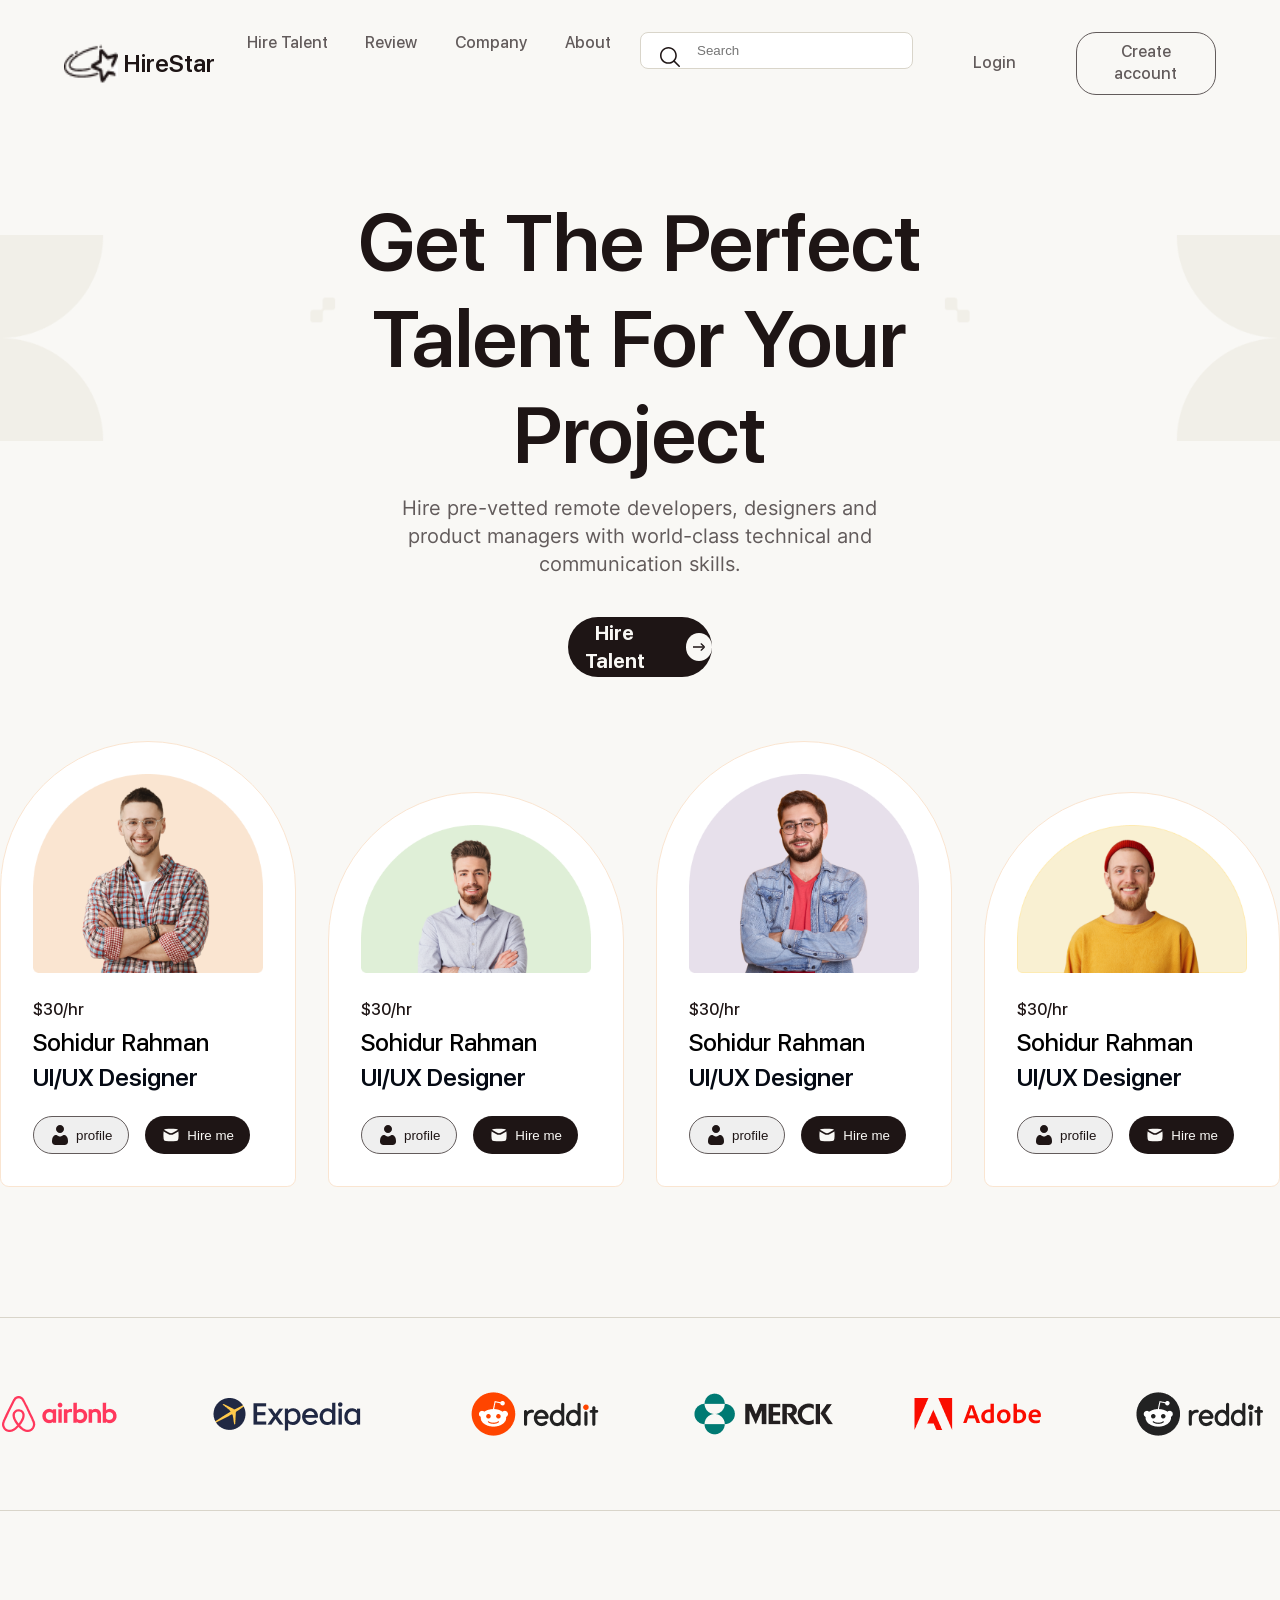
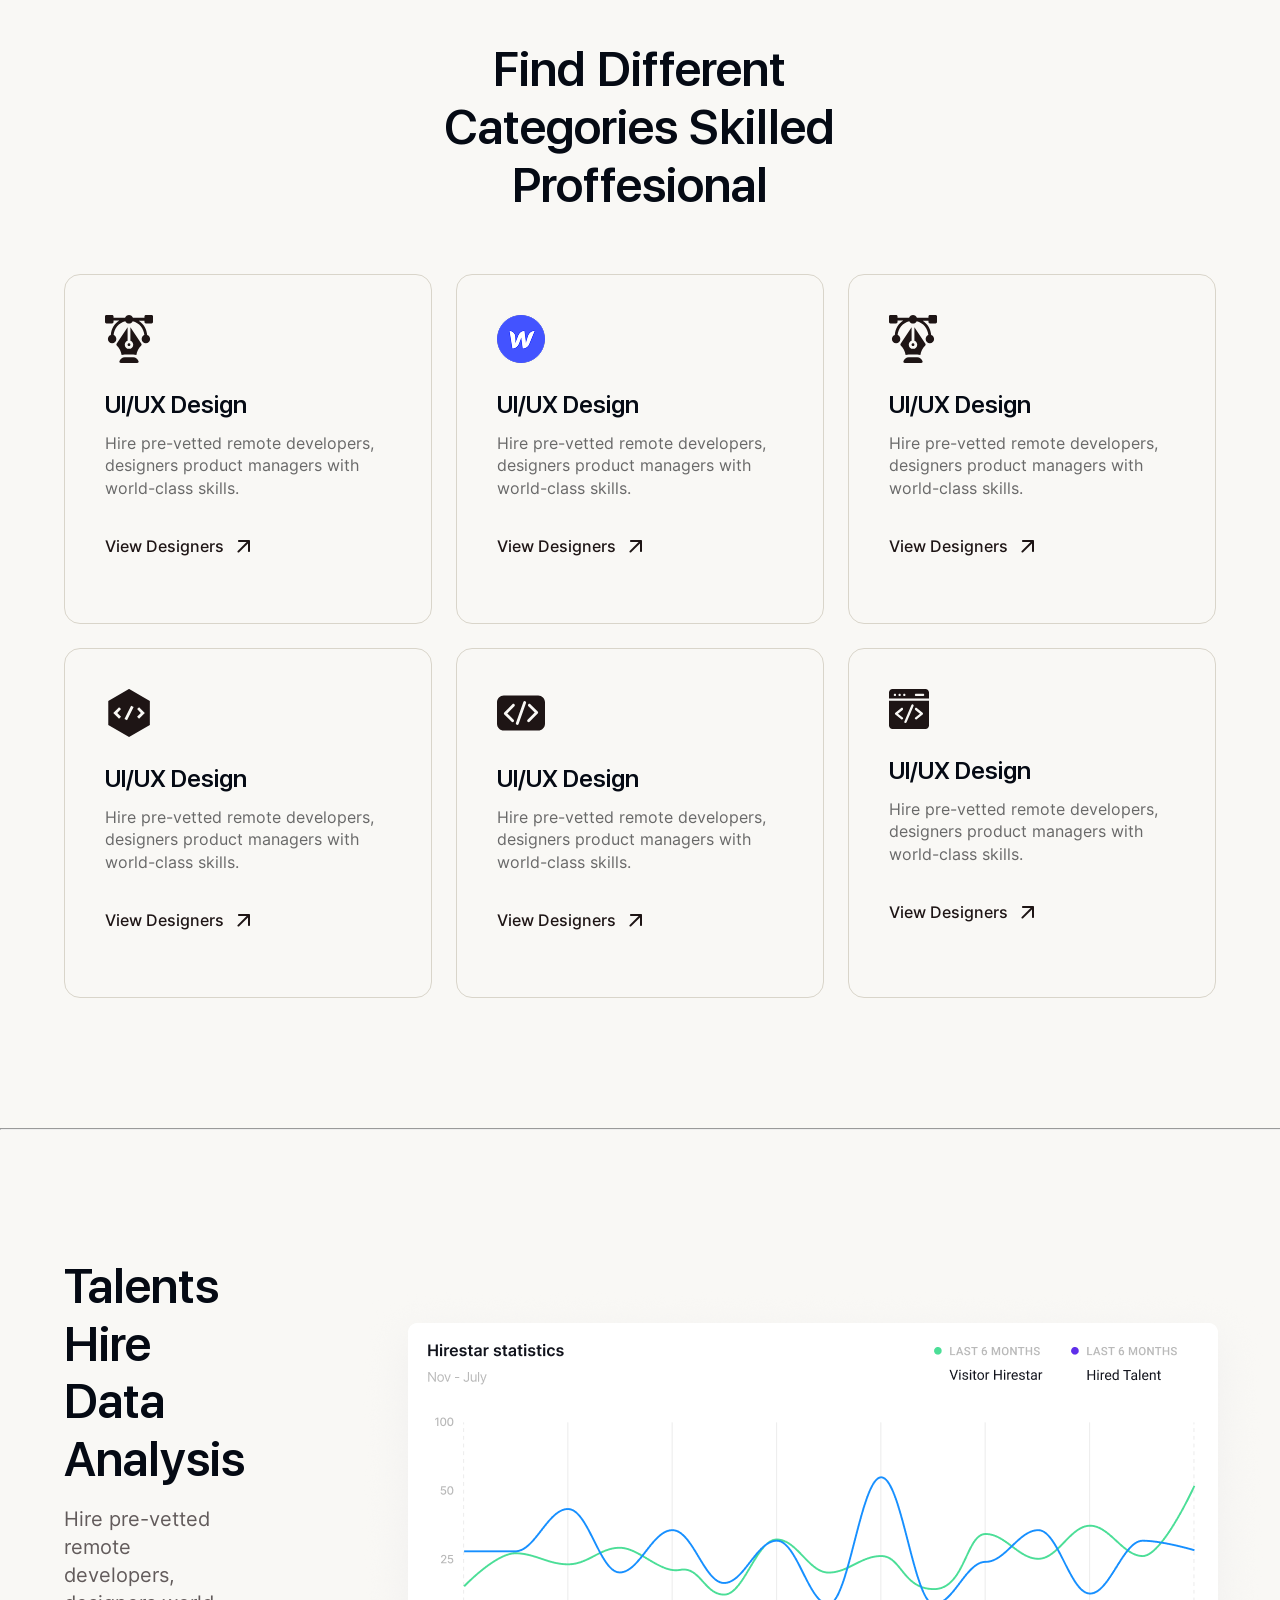
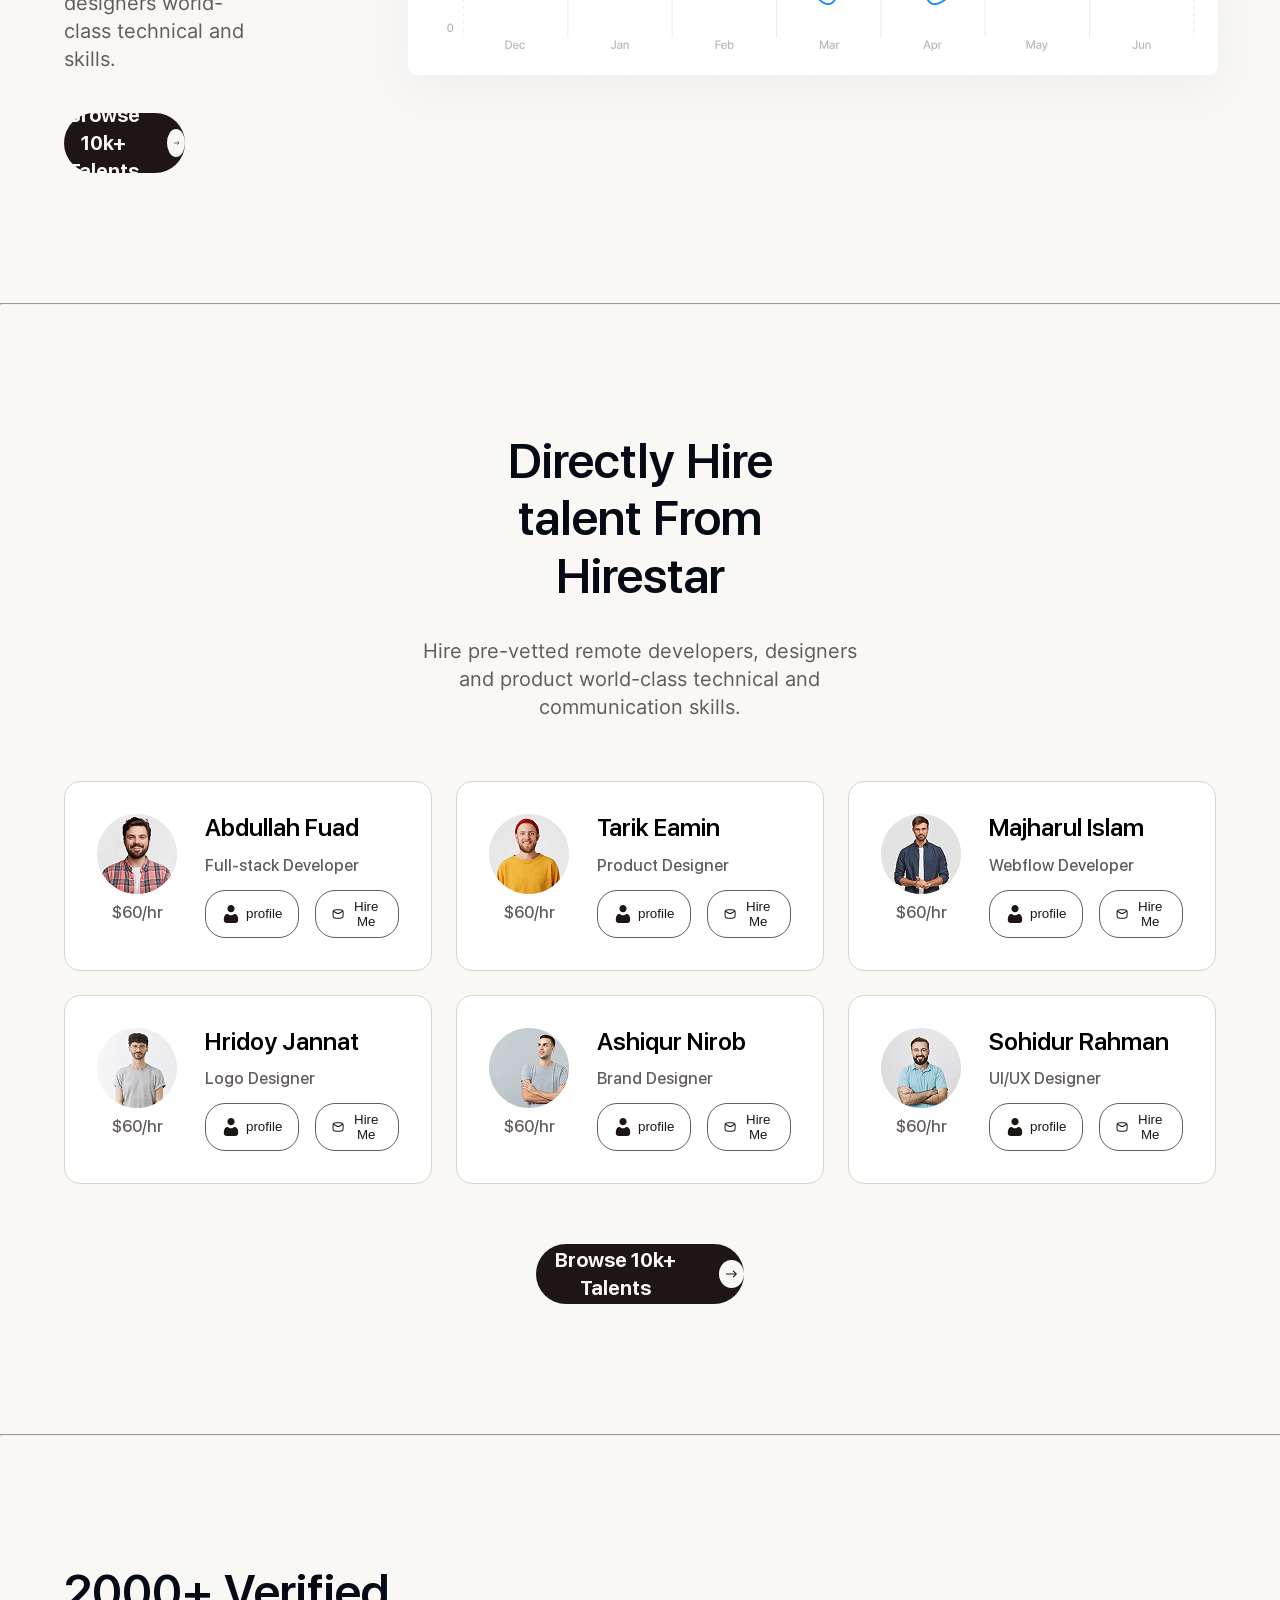
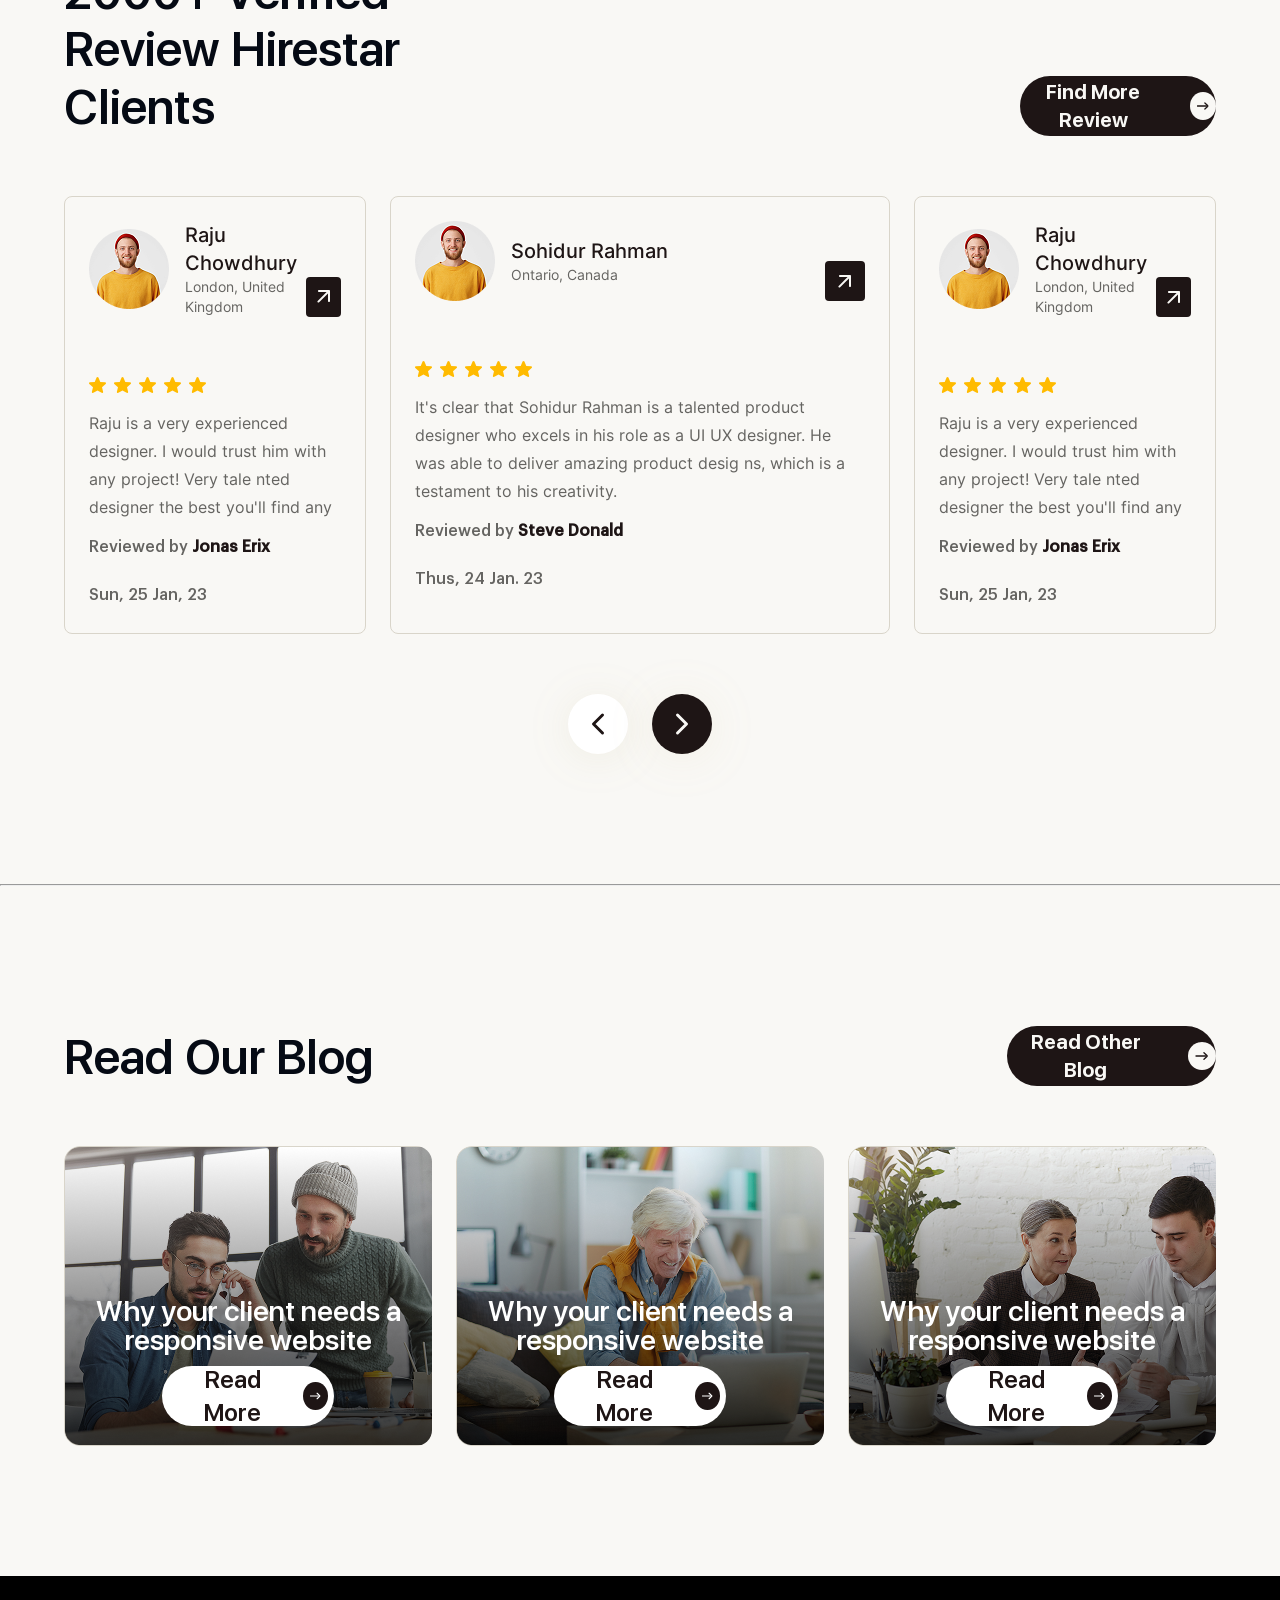
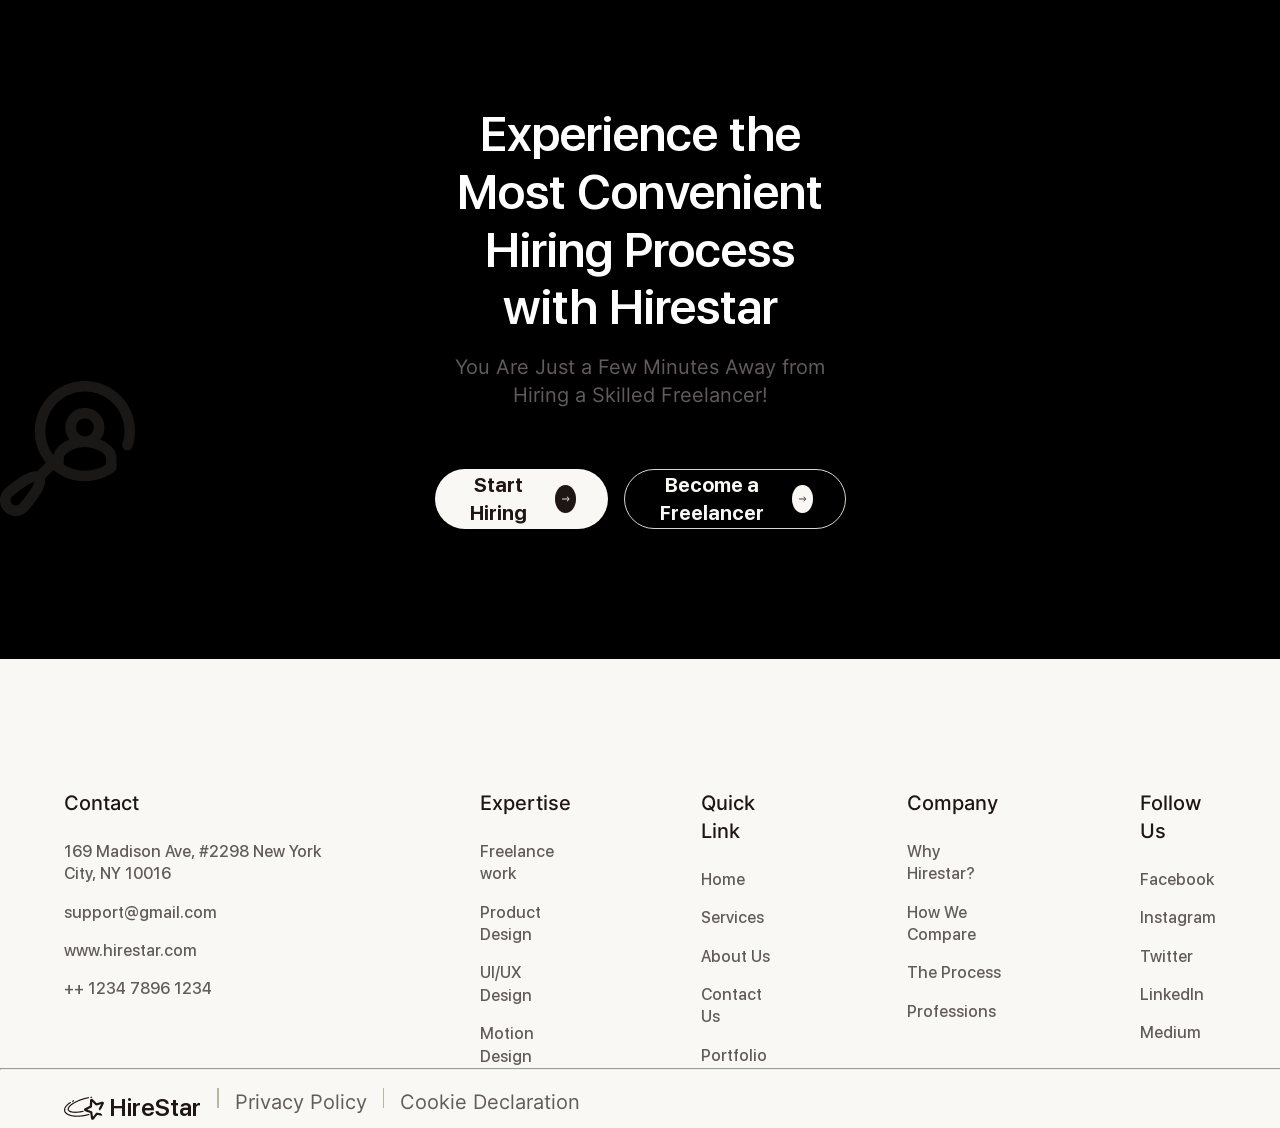
<file: index.html>
<!DOCTYPE html>
<html lang="en">
<head>
    <meta charset="UTF-8">
    <meta name="viewport" content="width=device-width, initial-scale=1.0">
    <link rel="stylesheet" href="css/style.css">
    <title>Document</title>
</head>
<body>
    <div class="container">
        <header>
            <div class="header">
                <div class="header__left">
                    <div class="logo">
                        <img src="img/Logo.png" alt="logo" class="logo__img">
                        <h2 class="logo__txt">HireStar</h2>
                    </div>
                    <nav class="header__nav">
                        <ul class="nav">
                            <li>Hire Talent</li>
                            <li>Review</li>
                            <li>Company</li>
                            <li>About</li>
                        </ul>
                    </nav>
                </div>
                <div class="header__right">
                    <form action="#" class="search__container">                            
                        <input type="search" class="search" placeholder="Search">
                        <svg width="20" height="20" viewBox="0 0 20 20" fill="none" xmlns="http://www.w3.org/2000/svg" class="search__img">
                            <path d="M19.7722 18.6726L14.8912 13.7917C16.1045 12.3328 16.8354 10.4593 16.8354 8.41797C16.8354 3.77628 13.0592 0 8.41776 0C3.77618 0 0 3.77628 0 8.41797C0 13.0593 3.77618 16.8353 8.41776 16.8353C10.459 16.8353 12.3326 16.1045 13.7915 14.8912L18.6726 19.7722C18.8244 19.9241 19.0235 20 19.2224 20C19.4214 20 19.6204 19.9241 19.7723 19.7722C20.076 19.4685 20.076 18.9763 19.7722 18.6726ZM1.55518 8.41797C1.55518 4.63381 4.6337 1.55518 8.41776 1.55518C12.2017 1.55518 15.2801 4.63381 15.2801 8.41797C15.2801 12.2018 12.2017 15.2801 8.41776 15.2801C4.6337 15.2801 1.55518 12.2018 1.55518 8.41797Z" fill="#1E1515"/>
                            </svg>
                    </form>
                    <button class="nav">Login</button>
                    <button class="header__auth">Create account</button>
                </div>
            </div>
        </header>
        <main>
            <div class="hero">
                <h1 class="headline1">Get The Perfect Talent
                    For Your Project</h1>
                    <img src="img/Shape.png" alt="background" class="hero__background">
                <h4 class="headline4">Hire pre-vetted remote developers, designers
                    and product managers
                    with world-class technical
                    and communication skills.</h4>
                <button class="btn">
                    Hire Talent 
                    <svg width="17" height="18" viewBox="0 0 17 18" fill="none" xmlns="http://www.w3.org/2000/svg" class="button__arrow">
                    <g clip-path="url(#clip0_783_901)">
                    <path d="M11.2 9L0 9" stroke="#1E1515" stroke-width="1.5" stroke-linecap="round" stroke-linejoin="round"/>
                    <path d="M9.1 12.5L11.9734 9.82495C12.3912 9.4361 12.6 9.24162 12.6 9C12.6 8.75838 12.3912 8.5639 11.9734 8.17505L9.1 5.5" stroke="#1E1515" stroke-width="1.5" stroke-linecap="round" stroke-linejoin="round"/>
                    </g>
                    <defs>
                    <clipPath id="clip0_783_901">
                    <rect width="16.8" height="16.8" fill="white" transform="translate(0 0.600098)"/>
                    </clipPath>
                    </defs>
                    </svg>
                </button>
            </div>
        </div>
            <div class="topfreelancers">
                <div class="freelancer__card">
                    <img src="img/Sohidur Rahman.png" alt="photo" class="photo">
                    <div class="description">
                        <p class = "nav">$30/hr</p>
                        <p class="name">Sohidur Rahman</p>
                        <p class="specialization">UI/UX Designer</p>
                    </div>
                    <div class="buttons">
                        <button class = "profile">
                            <svg width="20" height="20" viewBox="0 0 20 20" fill="none" xmlns="http://www.w3.org/2000/svg">
                                <path d="M10.0001 8C11.0992 8 12.0509 7.60582 12.8285 6.82809C13.6061 6.05049 14.0003 5.09905 14.0003 3.99987C14.0003 2.90107 13.6061 1.94951 12.8283 1.17166C12.0506 0.394184 11.0991 0 10.0001 0C8.90095 0 7.94951 0.394184 7.17191 1.17178C6.39431 1.94938 6 2.90095 6 3.99987C6 5.09905 6.39431 6.05062 7.17204 6.82822C7.94976 7.60569 8.90133 8 10.0001 8Z" fill="#1E1515"/>
                                <path d="M17.9612 15.5305C17.9353 15.1536 17.8829 14.7425 17.8058 14.3083C17.728 13.8709 17.6278 13.4573 17.5078 13.0794C17.3839 12.6888 17.2153 12.303 17.007 11.9333C16.7907 11.5496 16.5367 11.2155 16.2517 10.9405C15.9537 10.6529 15.5887 10.4216 15.1668 10.253C14.7463 10.0852 14.2803 10.0001 13.7818 10.0001C13.586 10.0001 13.3967 10.0812 13.031 10.3213C12.806 10.4693 12.5428 10.6405 12.249 10.8298C11.9978 10.9913 11.6574 11.1426 11.2371 11.2795C10.827 11.4134 10.4106 11.4813 9.99956 11.4813C9.58857 11.4813 9.1723 11.4134 8.76175 11.2795C8.34183 11.1427 8.0015 10.9914 7.75057 10.83C7.45955 10.6424 7.19619 10.4712 6.96779 10.3211C6.60259 10.081 6.41312 10 6.21735 10C5.71871 10 5.25285 10.0852 4.83249 10.2531C4.41081 10.4215 4.04576 10.6527 3.74743 10.9407C3.46255 11.2158 3.20841 11.5497 2.99245 11.9333C2.78424 12.303 2.61569 12.6886 2.49161 13.0795C2.37178 13.4575 2.27156 13.8709 2.19372 14.3083C2.11661 14.7419 2.06423 15.1532 2.03833 15.531C2.01288 15.9011 2 16.2853 2 16.6733C2 17.683 2.31823 18.5004 2.94577 19.1033C3.56556 19.6982 4.38565 20 5.38292 20H14.6171C15.6144 20 16.4341 19.6983 17.0541 19.1033C17.6818 18.5009 18 17.6833 18 16.6731C17.9999 16.2834 17.9868 15.8989 17.9612 15.5305Z" fill="#1E1515"/>
                                </svg>
                                    profile
                            </button>
                    <button class = "hire">
                        <svg width="20" height="20" viewBox="0 0 20 20" fill="none" xmlns="http://www.w3.org/2000/svg">
                        <g clip-path="url(#clip0_783_808)">
                        <path d="M1.67977 11.2297C1.73424 13.7844 1.76148 15.0617 2.70409 16.0079C3.64669 16.9541 4.95857 16.987 7.58232 17.0529C9.19938 17.0936 10.8005 17.0936 12.4176 17.0529C15.0414 16.987 16.3532 16.9541 17.2959 16.0079C18.2385 15.0617 18.2657 13.7844 18.3201 11.2297C18.3377 10.4083 18.3377 9.59183 18.3201 8.77042C18.2657 6.2158 18.2385 4.93849 17.2959 3.9923C16.3532 3.04611 15.0414 3.01315 12.4176 2.94722C10.8005 2.90659 9.19938 2.90659 7.58231 2.94722C4.95857 3.01313 3.64669 3.04609 2.70408 3.99229C1.76148 4.93848 1.73424 6.21579 1.67976 8.77042C1.66224 9.59183 1.66225 10.4083 1.67977 11.2297Z" fill="#F9F8F5" stroke="#1E1515" stroke-width="1.5" stroke-linejoin="round"/>
                        <path d="M1.66663 5L7.42748 8.26414C9.55129 9.4675 10.4486 9.4675 12.5725 8.26414L18.3333 5" stroke="#1E1515" stroke-width="1.5" stroke-linejoin="round"/>
                        </g>
                        <defs>
                        <clipPath id="clip0_783_808">
                        <rect width="20" height="20" fill="white"/>
                        </clipPath>
                        </defs>
                        </svg>
                            Hire me 
                        </button>
                    </div>
                </div>
                <div class="freelancer__card">
                    <img src="img/Muntasir Ruhul.png" alt="photo" class="photo">
                    <div class="description">
                        <p class = "nav">$30/hr</p>
                        <p class="name">Sohidur Rahman</p>
                        <p class="specialization">UI/UX Designer</p>
                    </div>
                    <div class="buttons">
                        <button class = "profile">
                            <svg width="20" height="20" viewBox="0 0 20 20" fill="none" xmlns="http://www.w3.org/2000/svg">
                                <path d="M10.0001 8C11.0992 8 12.0509 7.60582 12.8285 6.82809C13.6061 6.05049 14.0003 5.09905 14.0003 3.99987C14.0003 2.90107 13.6061 1.94951 12.8283 1.17166C12.0506 0.394184 11.0991 0 10.0001 0C8.90095 0 7.94951 0.394184 7.17191 1.17178C6.39431 1.94938 6 2.90095 6 3.99987C6 5.09905 6.39431 6.05062 7.17204 6.82822C7.94976 7.60569 8.90133 8 10.0001 8Z" fill="#1E1515"/>
                                <path d="M17.9612 15.5305C17.9353 15.1536 17.8829 14.7425 17.8058 14.3083C17.728 13.8709 17.6278 13.4573 17.5078 13.0794C17.3839 12.6888 17.2153 12.303 17.007 11.9333C16.7907 11.5496 16.5367 11.2155 16.2517 10.9405C15.9537 10.6529 15.5887 10.4216 15.1668 10.253C14.7463 10.0852 14.2803 10.0001 13.7818 10.0001C13.586 10.0001 13.3967 10.0812 13.031 10.3213C12.806 10.4693 12.5428 10.6405 12.249 10.8298C11.9978 10.9913 11.6574 11.1426 11.2371 11.2795C10.827 11.4134 10.4106 11.4813 9.99956 11.4813C9.58857 11.4813 9.1723 11.4134 8.76175 11.2795C8.34183 11.1427 8.0015 10.9914 7.75057 10.83C7.45955 10.6424 7.19619 10.4712 6.96779 10.3211C6.60259 10.081 6.41312 10 6.21735 10C5.71871 10 5.25285 10.0852 4.83249 10.2531C4.41081 10.4215 4.04576 10.6527 3.74743 10.9407C3.46255 11.2158 3.20841 11.5497 2.99245 11.9333C2.78424 12.303 2.61569 12.6886 2.49161 13.0795C2.37178 13.4575 2.27156 13.8709 2.19372 14.3083C2.11661 14.7419 2.06423 15.1532 2.03833 15.531C2.01288 15.9011 2 16.2853 2 16.6733C2 17.683 2.31823 18.5004 2.94577 19.1033C3.56556 19.6982 4.38565 20 5.38292 20H14.6171C15.6144 20 16.4341 19.6983 17.0541 19.1033C17.6818 18.5009 18 17.6833 18 16.6731C17.9999 16.2834 17.9868 15.8989 17.9612 15.5305Z" fill="#1E1515"/>
                                </svg>
                                    profile
                            </button>
                    <button class = "hire">
                        <svg width="20" height="20" viewBox="0 0 20 20" fill="none" xmlns="http://www.w3.org/2000/svg">
                        <g clip-path="url(#clip0_783_808)">
                        <path d="M1.67977 11.2297C1.73424 13.7844 1.76148 15.0617 2.70409 16.0079C3.64669 16.9541 4.95857 16.987 7.58232 17.0529C9.19938 17.0936 10.8005 17.0936 12.4176 17.0529C15.0414 16.987 16.3532 16.9541 17.2959 16.0079C18.2385 15.0617 18.2657 13.7844 18.3201 11.2297C18.3377 10.4083 18.3377 9.59183 18.3201 8.77042C18.2657 6.2158 18.2385 4.93849 17.2959 3.9923C16.3532 3.04611 15.0414 3.01315 12.4176 2.94722C10.8005 2.90659 9.19938 2.90659 7.58231 2.94722C4.95857 3.01313 3.64669 3.04609 2.70408 3.99229C1.76148 4.93848 1.73424 6.21579 1.67976 8.77042C1.66224 9.59183 1.66225 10.4083 1.67977 11.2297Z" fill="#F9F8F5" stroke="#1E1515" stroke-width="1.5" stroke-linejoin="round"/>
                        <path d="M1.66663 5L7.42748 8.26414C9.55129 9.4675 10.4486 9.4675 12.5725 8.26414L18.3333 5" stroke="#1E1515" stroke-width="1.5" stroke-linejoin="round"/>
                        </g>
                        <defs>
                        <clipPath id="clip0_783_808">
                        <rect width="20" height="20" fill="white"/>
                        </clipPath>
                        </defs>
                        </svg>
                            Hire me 
                        </button>
                    </div>
                </div>
                <div class="freelancer__card">
                    <img src="img/Tarik Eamin.png" alt="photo" class="photo">
                    <div class="description">
                        <p class = "nav">$30/hr</p>
                        <p class="name">Sohidur Rahman</p>
                        <p class="specialization">UI/UX Designer</p>
                    </div>
                    <div class="buttons">
                        <button class = "profile">
                            <svg width="20" height="20" viewBox="0 0 20 20" fill="none" xmlns="http://www.w3.org/2000/svg">
                                <path d="M10.0001 8C11.0992 8 12.0509 7.60582 12.8285 6.82809C13.6061 6.05049 14.0003 5.09905 14.0003 3.99987C14.0003 2.90107 13.6061 1.94951 12.8283 1.17166C12.0506 0.394184 11.0991 0 10.0001 0C8.90095 0 7.94951 0.394184 7.17191 1.17178C6.39431 1.94938 6 2.90095 6 3.99987C6 5.09905 6.39431 6.05062 7.17204 6.82822C7.94976 7.60569 8.90133 8 10.0001 8Z" fill="#1E1515"/>
                                <path d="M17.9612 15.5305C17.9353 15.1536 17.8829 14.7425 17.8058 14.3083C17.728 13.8709 17.6278 13.4573 17.5078 13.0794C17.3839 12.6888 17.2153 12.303 17.007 11.9333C16.7907 11.5496 16.5367 11.2155 16.2517 10.9405C15.9537 10.6529 15.5887 10.4216 15.1668 10.253C14.7463 10.0852 14.2803 10.0001 13.7818 10.0001C13.586 10.0001 13.3967 10.0812 13.031 10.3213C12.806 10.4693 12.5428 10.6405 12.249 10.8298C11.9978 10.9913 11.6574 11.1426 11.2371 11.2795C10.827 11.4134 10.4106 11.4813 9.99956 11.4813C9.58857 11.4813 9.1723 11.4134 8.76175 11.2795C8.34183 11.1427 8.0015 10.9914 7.75057 10.83C7.45955 10.6424 7.19619 10.4712 6.96779 10.3211C6.60259 10.081 6.41312 10 6.21735 10C5.71871 10 5.25285 10.0852 4.83249 10.2531C4.41081 10.4215 4.04576 10.6527 3.74743 10.9407C3.46255 11.2158 3.20841 11.5497 2.99245 11.9333C2.78424 12.303 2.61569 12.6886 2.49161 13.0795C2.37178 13.4575 2.27156 13.8709 2.19372 14.3083C2.11661 14.7419 2.06423 15.1532 2.03833 15.531C2.01288 15.9011 2 16.2853 2 16.6733C2 17.683 2.31823 18.5004 2.94577 19.1033C3.56556 19.6982 4.38565 20 5.38292 20H14.6171C15.6144 20 16.4341 19.6983 17.0541 19.1033C17.6818 18.5009 18 17.6833 18 16.6731C17.9999 16.2834 17.9868 15.8989 17.9612 15.5305Z" fill="#1E1515"/>
                                </svg>
                                    profile
                            </button>
                    <button class = "hire">
                        <svg width="20" height="20" viewBox="0 0 20 20" fill="none" xmlns="http://www.w3.org/2000/svg">
                        <g clip-path="url(#clip0_783_808)">
                        <path d="M1.67977 11.2297C1.73424 13.7844 1.76148 15.0617 2.70409 16.0079C3.64669 16.9541 4.95857 16.987 7.58232 17.0529C9.19938 17.0936 10.8005 17.0936 12.4176 17.0529C15.0414 16.987 16.3532 16.9541 17.2959 16.0079C18.2385 15.0617 18.2657 13.7844 18.3201 11.2297C18.3377 10.4083 18.3377 9.59183 18.3201 8.77042C18.2657 6.2158 18.2385 4.93849 17.2959 3.9923C16.3532 3.04611 15.0414 3.01315 12.4176 2.94722C10.8005 2.90659 9.19938 2.90659 7.58231 2.94722C4.95857 3.01313 3.64669 3.04609 2.70408 3.99229C1.76148 4.93848 1.73424 6.21579 1.67976 8.77042C1.66224 9.59183 1.66225 10.4083 1.67977 11.2297Z" fill="#F9F8F5" stroke="#1E1515" stroke-width="1.5" stroke-linejoin="round"/>
                        <path d="M1.66663 5L7.42748 8.26414C9.55129 9.4675 10.4486 9.4675 12.5725 8.26414L18.3333 5" stroke="#1E1515" stroke-width="1.5" stroke-linejoin="round"/>
                        </g>
                        <defs>
                        <clipPath id="clip0_783_808">
                        <rect width="20" height="20" fill="white"/>
                        </clipPath>
                        </defs>
                        </svg>
                            Hire me 
                        </button>
                    </div>
                </div>
                <div class="freelancer__card">
                    <img src="img/Tanvir Tamim.png" alt="photo" class="photo">
                    <div class="description">
                        <p class = "nav">$30/hr</p>
                        <p class="name">Sohidur Rahman</p>
                        <p class="specialization">UI/UX Designer</p>
                    </div>
                    <div class="buttons">
                        <button class = "profile">
                            <svg width="20" height="20" viewBox="0 0 20 20" fill="none" xmlns="http://www.w3.org/2000/svg">
                                <path d="M10.0001 8C11.0992 8 12.0509 7.60582 12.8285 6.82809C13.6061 6.05049 14.0003 5.09905 14.0003 3.99987C14.0003 2.90107 13.6061 1.94951 12.8283 1.17166C12.0506 0.394184 11.0991 0 10.0001 0C8.90095 0 7.94951 0.394184 7.17191 1.17178C6.39431 1.94938 6 2.90095 6 3.99987C6 5.09905 6.39431 6.05062 7.17204 6.82822C7.94976 7.60569 8.90133 8 10.0001 8Z" fill="#1E1515"/>
                                <path d="M17.9612 15.5305C17.9353 15.1536 17.8829 14.7425 17.8058 14.3083C17.728 13.8709 17.6278 13.4573 17.5078 13.0794C17.3839 12.6888 17.2153 12.303 17.007 11.9333C16.7907 11.5496 16.5367 11.2155 16.2517 10.9405C15.9537 10.6529 15.5887 10.4216 15.1668 10.253C14.7463 10.0852 14.2803 10.0001 13.7818 10.0001C13.586 10.0001 13.3967 10.0812 13.031 10.3213C12.806 10.4693 12.5428 10.6405 12.249 10.8298C11.9978 10.9913 11.6574 11.1426 11.2371 11.2795C10.827 11.4134 10.4106 11.4813 9.99956 11.4813C9.58857 11.4813 9.1723 11.4134 8.76175 11.2795C8.34183 11.1427 8.0015 10.9914 7.75057 10.83C7.45955 10.6424 7.19619 10.4712 6.96779 10.3211C6.60259 10.081 6.41312 10 6.21735 10C5.71871 10 5.25285 10.0852 4.83249 10.2531C4.41081 10.4215 4.04576 10.6527 3.74743 10.9407C3.46255 11.2158 3.20841 11.5497 2.99245 11.9333C2.78424 12.303 2.61569 12.6886 2.49161 13.0795C2.37178 13.4575 2.27156 13.8709 2.19372 14.3083C2.11661 14.7419 2.06423 15.1532 2.03833 15.531C2.01288 15.9011 2 16.2853 2 16.6733C2 17.683 2.31823 18.5004 2.94577 19.1033C3.56556 19.6982 4.38565 20 5.38292 20H14.6171C15.6144 20 16.4341 19.6983 17.0541 19.1033C17.6818 18.5009 18 17.6833 18 16.6731C17.9999 16.2834 17.9868 15.8989 17.9612 15.5305Z" fill="#1E1515"/>
                                </svg>
                                    profile
                            </button>
                    <button class = "hire">
                        <svg width="20" height="20" viewBox="0 0 20 20" fill="none" xmlns="http://www.w3.org/2000/svg">
                        <g clip-path="url(#clip0_783_808)">
                        <path d="M1.67977 11.2297C1.73424 13.7844 1.76148 15.0617 2.70409 16.0079C3.64669 16.9541 4.95857 16.987 7.58232 17.0529C9.19938 17.0936 10.8005 17.0936 12.4176 17.0529C15.0414 16.987 16.3532 16.9541 17.2959 16.0079C18.2385 15.0617 18.2657 13.7844 18.3201 11.2297C18.3377 10.4083 18.3377 9.59183 18.3201 8.77042C18.2657 6.2158 18.2385 4.93849 17.2959 3.9923C16.3532 3.04611 15.0414 3.01315 12.4176 2.94722C10.8005 2.90659 9.19938 2.90659 7.58231 2.94722C4.95857 3.01313 3.64669 3.04609 2.70408 3.99229C1.76148 4.93848 1.73424 6.21579 1.67976 8.77042C1.66224 9.59183 1.66225 10.4083 1.67977 11.2297Z" fill="#F9F8F5" stroke="#1E1515" stroke-width="1.5" stroke-linejoin="round"/>
                        <path d="M1.66663 5L7.42748 8.26414C9.55129 9.4675 10.4486 9.4675 12.5725 8.26414L18.3333 5" stroke="#1E1515" stroke-width="1.5" stroke-linejoin="round"/>
                        </g>
                        <defs>
                        <clipPath id="clip0_783_808">
                        <rect width="20" height="20" fill="white"/>
                        </clipPath>
                        </defs>
                        </svg>
                            Hire me 
                        </button>
                    </div>
                </div>
            </div>
            <div class="trusted-company">
                <img src="img/Airbnb svg.png" alt="" class="icon">
                <img src="img/Expedia svg.png" alt=""class="icon">
                <img src="img/Reddit svg.png" alt="" class="icon">
                <img src="img/Merck svg.png" alt=""  class="icon">
                <img src="img/Adobe svg.png" alt=""  class="icon">
                <img src="img/Reddit svg (1).png" alt="">
            </div>
            <div class="container">
                <div class="category">
                    <div class="headline2">
                        Find Different Categories
                        Skilled Proffesional
                    </div>
                    <div class="categories">
                        <div class="category__card">
                            <svg width="48" height="48" viewBox="0 0 48 48" fill="none" xmlns="http://www.w3.org/2000/svg">
                                <g clip-path="url(#clip0_783_617)">
                                <path d="M46.5938 0H40.875C40.0977 0 39.4688 0.628969 39.4688 1.40625V2.8125H27.9597C27.3773 1.17919 25.8309 0 24 0C22.1691 0 20.6227 1.17919 20.0403 2.8125H8.53125V1.40625C8.53125 0.628969 7.90228 0 7.125 0H1.40625C0.628969 0 0 0.628969 0 1.40625V7.03125C0 7.80853 0.628969 8.4375 1.40625 8.4375H7.125C7.90228 8.4375 8.53125 7.80853 8.53125 7.03125V5.60625H14.3066C9.42628 8.65509 6.20831 14.01 5.82366 20.0077C4.13634 20.5599 2.90625 22.1306 2.90625 24C2.90625 26.3263 4.79869 28.2188 7.125 28.2188C9.45131 28.2188 11.3438 26.3263 11.3438 24C11.3438 22.2056 10.213 20.68 8.63062 20.0712C9.11044 13.3845 13.7762 7.74862 20.2662 6.14062C20.9681 7.49784 22.3694 8.4375 24 8.4375C25.6306 8.4375 27.0319 7.49784 27.7338 6.14062C34.2238 7.74853 38.8896 13.3844 39.3694 20.0711C37.787 20.68 36.6562 22.2056 36.6562 24C36.6562 26.3263 38.5487 28.2188 40.875 28.2188C43.2013 28.2188 45.0938 26.3263 45.0938 24C45.0938 22.1306 43.8637 20.5599 42.1763 20.0077C41.7917 14.01 38.5737 8.67384 33.6934 5.625H39.4688V7.03125C39.4688 7.80853 40.0977 8.4375 40.875 8.4375H46.5938C47.371 8.4375 48 7.80853 48 7.03125V1.40625C48 0.628969 47.371 0 46.5938 0Z" fill="#1E1515"/>
                                <path d="M33.5672 46.2558C32.8316 44.0049 30.7125 42.2812 28.2187 42.2812H19.7812C17.2875 42.2812 15.1684 44.0049 14.4328 46.2558C14.1492 47.1236 14.8875 48 15.8006 48H32.1994C33.1124 48 33.8508 47.1236 33.5672 46.2558Z" fill="#1E1515"/>
                                <path d="M36.42 28.8451L25.4063 12.3243V25.6653C27.0396 26.2478 28.2188 27.7941 28.2188 29.6251C28.2188 31.9514 26.3263 33.8438 24 33.8438C21.6737 33.8438 19.7813 31.9514 19.7813 29.6251C19.7813 27.7941 20.9605 26.2478 22.5938 25.6653V12.3243L11.58 28.8451C11.2078 29.4026 11.282 30.1456 11.7558 30.6194C14.3374 33.201 15.9876 36.5267 16.6244 40.0942C17.6013 39.6979 18.6638 39.4688 19.7813 39.4688H28.2188C29.3363 39.4688 30.3987 39.6978 31.3756 40.094C32.0125 36.5264 33.6626 33.201 36.2442 30.6194C36.718 30.1456 36.7922 29.4026 36.42 28.8451Z" fill="#1E1515"/>
                                <path d="M24 28.2188C23.2241 28.2188 22.5938 28.8491 22.5938 29.625C22.5938 30.4009 23.2241 31.0312 24 31.0312C24.7759 31.0312 25.4062 30.4009 25.4062 29.625C25.4062 28.8491 24.7759 28.2188 24 28.2188Z" fill="#1E1515"/>
                                </g>
                                <defs>
                                <clipPath id="clip0_783_617">
                                <rect width="48" height="48" fill="white"/>
                                </clipPath>
                                </defs>
                                </svg>
                            <div class="description">
                                <h3 class="specialization">UI/UX Design</h3>
                                <p class="headline4">Hire pre-vetted remote developers, designers
                                    product managers with world-class skills.</p>
                                <p class="p">View Designers <svg width="24" height="24" viewBox="0 0 24 24" fill="none" xmlns="http://www.w3.org/2000/svg">
                                    <path d="M16 8.4L7.12502 17.3C6.92502 17.5 6.68736 17.6 6.41202 17.6C6.13669 17.6 5.89936 17.5 5.70002 17.3C5.50002 17.1 5.40002 16.8623 5.40002 16.587C5.40002 16.3117 5.50002 16.0743 5.70002 15.875L14.6 7H7.00002C6.71669 7 6.47902 6.904 6.28702 6.712C6.09502 6.52 5.99936 6.28267 6.00002 6C6.00002 5.71667 6.09602 5.479 6.28802 5.287C6.48002 5.095 6.71736 4.99934 7.00002 5H17C17.2834 5 17.521 5.096 17.713 5.288C17.905 5.48 18.0007 5.71734 18 6V16C18 16.2833 17.904 16.521 17.712 16.713C17.52 16.905 17.2827 17.0007 17 17C16.7167 17 16.479 16.904 16.287 16.712C16.095 16.52 15.9994 16.2827 16 16V8.4Z" fill="#1E1515"/>
                                    </svg>
                                    </p>
                            </div>
                        </div>
                        <div class="category__card">
                            <img src="img/image 1.png" alt="" class="category__photo">
                            <div class="description">
                                <h3 class="specialization">UI/UX Design</h3>
                                <p class="headline4">Hire pre-vetted remote developers, designers
                                    product managers with world-class skills.</p>
                                <p class="p">View Designers <svg width="24" height="24" viewBox="0 0 24 24" fill="none" xmlns="http://www.w3.org/2000/svg">
                                    <path d="M16 8.4L7.12502 17.3C6.92502 17.5 6.68736 17.6 6.41202 17.6C6.13669 17.6 5.89936 17.5 5.70002 17.3C5.50002 17.1 5.40002 16.8623 5.40002 16.587C5.40002 16.3117 5.50002 16.0743 5.70002 15.875L14.6 7H7.00002C6.71669 7 6.47902 6.904 6.28702 6.712C6.09502 6.52 5.99936 6.28267 6.00002 6C6.00002 5.71667 6.09602 5.479 6.28802 5.287C6.48002 5.095 6.71736 4.99934 7.00002 5H17C17.2834 5 17.521 5.096 17.713 5.288C17.905 5.48 18.0007 5.71734 18 6V16C18 16.2833 17.904 16.521 17.712 16.713C17.52 16.905 17.2827 17.0007 17 17C16.7167 17 16.479 16.904 16.287 16.712C16.095 16.52 15.9994 16.2827 16 16V8.4Z" fill="#1E1515"/>
                                    </svg>
                                    </p>
                            </div>
                        </div><div class="category__card">
                            <svg width="48" height="48" viewBox="0 0 48 48" fill="none" xmlns="http://www.w3.org/2000/svg">
                                <g clip-path="url(#clip0_783_617)">
                                <path d="M46.5938 0H40.875C40.0977 0 39.4688 0.628969 39.4688 1.40625V2.8125H27.9597C27.3773 1.17919 25.8309 0 24 0C22.1691 0 20.6227 1.17919 20.0403 2.8125H8.53125V1.40625C8.53125 0.628969 7.90228 0 7.125 0H1.40625C0.628969 0 0 0.628969 0 1.40625V7.03125C0 7.80853 0.628969 8.4375 1.40625 8.4375H7.125C7.90228 8.4375 8.53125 7.80853 8.53125 7.03125V5.60625H14.3066C9.42628 8.65509 6.20831 14.01 5.82366 20.0077C4.13634 20.5599 2.90625 22.1306 2.90625 24C2.90625 26.3263 4.79869 28.2188 7.125 28.2188C9.45131 28.2188 11.3438 26.3263 11.3438 24C11.3438 22.2056 10.213 20.68 8.63062 20.0712C9.11044 13.3845 13.7762 7.74862 20.2662 6.14062C20.9681 7.49784 22.3694 8.4375 24 8.4375C25.6306 8.4375 27.0319 7.49784 27.7338 6.14062C34.2238 7.74853 38.8896 13.3844 39.3694 20.0711C37.787 20.68 36.6562 22.2056 36.6562 24C36.6562 26.3263 38.5487 28.2188 40.875 28.2188C43.2013 28.2188 45.0938 26.3263 45.0938 24C45.0938 22.1306 43.8637 20.5599 42.1763 20.0077C41.7917 14.01 38.5737 8.67384 33.6934 5.625H39.4688V7.03125C39.4688 7.80853 40.0977 8.4375 40.875 8.4375H46.5938C47.371 8.4375 48 7.80853 48 7.03125V1.40625C48 0.628969 47.371 0 46.5938 0Z" fill="#1E1515"/>
                                <path d="M33.5672 46.2558C32.8316 44.0049 30.7125 42.2812 28.2187 42.2812H19.7812C17.2875 42.2812 15.1684 44.0049 14.4328 46.2558C14.1492 47.1236 14.8875 48 15.8006 48H32.1994C33.1124 48 33.8508 47.1236 33.5672 46.2558Z" fill="#1E1515"/>
                                <path d="M36.42 28.8451L25.4063 12.3243V25.6653C27.0396 26.2478 28.2188 27.7941 28.2188 29.6251C28.2188 31.9514 26.3263 33.8438 24 33.8438C21.6737 33.8438 19.7813 31.9514 19.7813 29.6251C19.7813 27.7941 20.9605 26.2478 22.5938 25.6653V12.3243L11.58 28.8451C11.2078 29.4026 11.282 30.1456 11.7558 30.6194C14.3374 33.201 15.9876 36.5267 16.6244 40.0942C17.6013 39.6979 18.6638 39.4688 19.7813 39.4688H28.2188C29.3363 39.4688 30.3987 39.6978 31.3756 40.094C32.0125 36.5264 33.6626 33.201 36.2442 30.6194C36.718 30.1456 36.7922 29.4026 36.42 28.8451Z" fill="#1E1515"/>
                                <path d="M24 28.2188C23.2241 28.2188 22.5938 28.8491 22.5938 29.625C22.5938 30.4009 23.2241 31.0312 24 31.0312C24.7759 31.0312 25.4062 30.4009 25.4062 29.625C25.4062 28.8491 24.7759 28.2188 24 28.2188Z" fill="#1E1515"/>
                                </g>
                                <defs>
                                <clipPath id="clip0_783_617">
                                <rect width="48" height="48" fill="white"/>
                                </clipPath>
                                </defs>
                                </svg>
                            <div class="description">
                                <h3 class="specialization">UI/UX Design</h3>
                                <p class="headline4">Hire pre-vetted remote developers, designers
                                    product managers with world-class skills.</p>
                                <p class="p">View Designers <svg width="24" height="24" viewBox="0 0 24 24" fill="none" xmlns="http://www.w3.org/2000/svg">
                                    <path d="M16 8.4L7.12502 17.3C6.92502 17.5 6.68736 17.6 6.41202 17.6C6.13669 17.6 5.89936 17.5 5.70002 17.3C5.50002 17.1 5.40002 16.8623 5.40002 16.587C5.40002 16.3117 5.50002 16.0743 5.70002 15.875L14.6 7H7.00002C6.71669 7 6.47902 6.904 6.28702 6.712C6.09502 6.52 5.99936 6.28267 6.00002 6C6.00002 5.71667 6.09602 5.479 6.28802 5.287C6.48002 5.095 6.71736 4.99934 7.00002 5H17C17.2834 5 17.521 5.096 17.713 5.288C17.905 5.48 18.0007 5.71734 18 6V16C18 16.2833 17.904 16.521 17.712 16.713C17.52 16.905 17.2827 17.0007 17 17C16.7167 17 16.479 16.904 16.287 16.712C16.095 16.52 15.9994 16.2827 16 16V8.4Z" fill="#1E1515"/>
                                    </svg>
                                    </p>
                            </div>
                        </div><div class="category__card">
                            <svg width="48" height="48" viewBox="0 0 48 48" fill="none" xmlns="http://www.w3.org/2000/svg">
                                <g clip-path="url(#clip0_783_638)">
                                <path d="M24.0611 -0.09375L3.28119 11.9063V35.906L24.0611 47.9063L44.8414 35.906V11.9063L24.0611 -0.09375ZM16.0371 27.6893L14.0471 29.6796L8.27412 23.9063L14.0471 18.1333L16.0371 20.1233L12.2541 23.9063L16.0371 27.6893ZM22.0078 31.1602L19.4904 29.9016L26.1149 16.6524L28.6322 17.911L22.0078 31.1602ZM34.0756 29.6793L32.0852 27.6893L35.8685 23.9063L32.0852 20.1233L34.0756 18.133L39.8485 23.9063L34.0756 29.6793Z" fill="#1E1515"/>
                                </g>
                                <defs>
                                <clipPath id="clip0_783_638">
                                <rect width="48" height="48" fill="white"/>
                                </clipPath>
                                </defs>
                                </svg>                                
                            <div class="description">
                                <h3 class="specialization">UI/UX Design</h3>
                                <p class="headline4">Hire pre-vetted remote developers, designers
                                    product managers with world-class skills.</p>
                                <p class="p">View Designers <svg width="24" height="24" viewBox="0 0 24 24" fill="none" xmlns="http://www.w3.org/2000/svg">
                                    <path d="M16 8.4L7.12502 17.3C6.92502 17.5 6.68736 17.6 6.41202 17.6C6.13669 17.6 5.89936 17.5 5.70002 17.3C5.50002 17.1 5.40002 16.8623 5.40002 16.587C5.40002 16.3117 5.50002 16.0743 5.70002 15.875L14.6 7H7.00002C6.71669 7 6.47902 6.904 6.28702 6.712C6.09502 6.52 5.99936 6.28267 6.00002 6C6.00002 5.71667 6.09602 5.479 6.28802 5.287C6.48002 5.095 6.71736 4.99934 7.00002 5H17C17.2834 5 17.521 5.096 17.713 5.288C17.905 5.48 18.0007 5.71734 18 6V16C18 16.2833 17.904 16.521 17.712 16.713C17.52 16.905 17.2827 17.0007 17 17C16.7167 17 16.479 16.904 16.287 16.712C16.095 16.52 15.9994 16.2827 16 16V8.4Z" fill="#1E1515"/>
                                    </svg>
                                    </p>
                            </div>
                        </div><div class="category__card">
                            <svg width="48" height="48" viewBox="0 0 48 48" fill="none" xmlns="http://www.w3.org/2000/svg">
                                <g clip-path="url(#clip0_783_658)">
                                <path d="M41.2069 6.44067H6.79313C3.04781 6.44067 0 9.48849 0 13.2347V34.7654C0 38.5116 3.04781 41.5594 6.79313 41.5594H41.2069C44.9522 41.5594 48 38.5116 48 34.7654V13.2347C48 9.48849 44.9522 6.44067 41.2069 6.44067ZM17.4197 17.2491L10.2731 24.3957L16.6284 30.751C17.1778 31.3004 17.1778 32.191 16.6284 32.7394C16.08 33.2888 15.1894 33.2888 14.64 32.7394L7.29 25.3894C6.74063 24.84 6.74063 23.9504 7.29 23.401L15.4303 15.2607C15.9797 14.7113 16.8703 14.7113 17.4197 15.2607C17.9681 15.8091 17.9681 16.6997 17.4197 17.2491ZM29.0194 13.9407L21.5831 34.996C21.3244 35.7291 20.5209 36.1125 19.7887 35.8538C19.0566 35.595 18.6722 34.7916 18.9309 34.0594L26.3672 13.0041C26.6259 12.2719 27.4284 11.8875 28.1616 12.1463C28.8938 12.405 29.2781 13.2085 29.0194 13.9407ZM40.71 24.5991L32.5697 32.7394C32.0203 33.2888 31.1297 33.2888 30.5803 32.7394C30.0319 32.191 30.0319 31.3004 30.5803 30.751L37.7269 23.6044L31.3716 17.2491C30.8222 16.6997 30.8222 15.8091 31.3716 15.2607C31.92 14.7113 32.8106 14.7113 33.36 15.2607L40.71 22.6107C41.2594 23.16 41.2594 24.0497 40.71 24.5991Z" fill="#1E1515"/>
                                </g>
                                <defs>
                                <clipPath id="clip0_783_658">
                                <rect width="48" height="48" fill="white"/>
                                </clipPath>
                                </defs>
                                </svg>                                
                            <div class="description">
                                <h3 class="specialization">UI/UX Design</h3>
                                <h4 class="headline4">Hire pre-vetted remote developers, designers
                                    product managers with world-class skills.</h4>
                                <p class="p">View Designers <svg width="24" height="24" viewBox="0 0 24 24" fill="none" xmlns="http://www.w3.org/2000/svg">
                                    <path d="M16 8.4L7.12502 17.3C6.92502 17.5 6.68736 17.6 6.41202 17.6C6.13669 17.6 5.89936 17.5 5.70002 17.3C5.50002 17.1 5.40002 16.8623 5.40002 16.587C5.40002 16.3117 5.50002 16.0743 5.70002 15.875L14.6 7H7.00002C6.71669 7 6.47902 6.904 6.28702 6.712C6.09502 6.52 5.99936 6.28267 6.00002 6C6.00002 5.71667 6.09602 5.479 6.28802 5.287C6.48002 5.095 6.71736 4.99934 7.00002 5H17C17.2834 5 17.521 5.096 17.713 5.288C17.905 5.48 18.0007 5.71734 18 6V16C18 16.2833 17.904 16.521 17.712 16.713C17.52 16.905 17.2827 17.0007 17 17C16.7167 17 16.479 16.904 16.287 16.712C16.095 16.52 15.9994 16.2827 16 16V8.4Z" fill="#1E1515"/>
                                    </svg>
                                    </p>
                            </div>
                        </div><div class="category__card">
                            <svg width="40" height="40" viewBox="0 0 40 40" fill="none" xmlns="http://www.w3.org/2000/svg">
                                <g clip-path="url(#clip0_783_690)">
                                <path d="M40 9.45312V3.59375C40 1.65523 38.4229 0.078125 36.4844 0.078125H3.51562C1.57711 0.078125 0 1.65523 0 3.59375V9.45312H40ZM27.0312 4.76562H34.0625C34.7097 4.76562 35.2344 5.29031 35.2344 5.9375C35.2344 6.58469 34.7097 7.10938 34.0625 7.10938H27.0312C26.3841 7.10938 25.8594 6.58469 25.8594 5.9375C25.8594 5.29031 26.3841 4.76562 27.0312 4.76562ZM15.3125 4.76562C15.9597 4.76562 16.4844 5.29031 16.4844 5.9375C16.4844 6.58469 15.9597 7.10938 15.3125 7.10938C14.6653 7.10938 14.1406 6.58469 14.1406 5.9375C14.1406 5.29031 14.6653 4.76562 15.3125 4.76562ZM10.625 4.76562C11.2722 4.76562 11.7969 5.29031 11.7969 5.9375C11.7969 6.58469 11.2722 7.10938 10.625 7.10938C9.97781 7.10938 9.45312 6.58469 9.45312 5.9375C9.45312 5.29031 9.97781 4.76562 10.625 4.76562ZM5.9375 4.76562C6.58469 4.76562 7.10938 5.29031 7.10938 5.9375C7.10938 6.58469 6.58469 7.10938 5.9375 7.10938C5.29031 7.10938 4.76562 6.58469 4.76562 5.9375C4.76562 5.29031 5.29031 4.76562 5.9375 4.76562Z" fill="#1E1515"/>
                                <path d="M0 11.7969V36.4062C0 38.3448 1.57711 39.9219 3.51562 39.9219H36.4844C38.4229 39.9219 40 38.3448 40 36.4062V11.7969H0ZM13.7008 28.4599C14.2062 28.8642 14.2881 29.6016 13.8838 30.107C13.4796 30.6123 12.742 30.6944 12.2367 30.29L6.37734 25.6025C5.79148 25.134 5.79109 24.2413 6.37734 23.7723L12.2367 19.0848C12.7419 18.6805 13.4795 18.7624 13.8838 19.2678C14.2881 19.7732 14.2062 20.5107 13.7008 20.9149L8.98531 24.6875L13.7008 28.4599ZM24.5927 16.946L17.5615 33.3523C17.3066 33.947 16.6178 34.2228 16.0227 33.9677C15.4279 33.7128 15.1523 33.0238 15.4073 32.429L22.4385 16.0227C22.6935 15.4279 23.3824 15.1523 23.9773 15.4073C24.5721 15.6622 24.8477 16.3511 24.5927 16.946ZM33.6227 25.6026L27.7633 30.2901C27.2587 30.6938 26.5211 30.6132 26.1162 30.1071C25.7119 29.6017 25.7938 28.8642 26.2992 28.46L31.0147 24.6875L26.2992 20.9151C25.7938 20.5108 25.7119 19.7734 26.1162 19.268C26.5204 18.7626 27.2579 18.6806 27.7633 19.085L33.6227 23.7725C34.2085 24.241 34.2089 25.1337 33.6227 25.6026Z" fill="#1E1515"/>
                                </g>
                                <defs>
                                <clipPath id="clip0_783_690">
                                <rect width="40" height="40" fill="white"/>
                                </clipPath>
                                </defs>
                                </svg>                                
                            <div class="description">
                                <h3 class="specialization">UI/UX Design</h3>
                                <p class="headline4">Hire pre-vetted remote developers, designers
                                    product managers with world-class skills.</p>
                                <p class="p">View Designers <svg width="24" height="24" viewBox="0 0 24 24" fill="none" xmlns="http://www.w3.org/2000/svg">
                                    <path d="M16 8.4L7.12502 17.3C6.92502 17.5 6.68736 17.6 6.41202 17.6C6.13669 17.6 5.89936 17.5 5.70002 17.3C5.50002 17.1 5.40002 16.8623 5.40002 16.587C5.40002 16.3117 5.50002 16.0743 5.70002 15.875L14.6 7H7.00002C6.71669 7 6.47902 6.904 6.28702 6.712C6.09502 6.52 5.99936 6.28267 6.00002 6C6.00002 5.71667 6.09602 5.479 6.28802 5.287C6.48002 5.095 6.71736 4.99934 7.00002 5H17C17.2834 5 17.521 5.096 17.713 5.288C17.905 5.48 18.0007 5.71734 18 6V16C18 16.2833 17.904 16.521 17.712 16.713C17.52 16.905 17.2827 17.0007 17 17C16.7167 17 16.479 16.904 16.287 16.712C16.095 16.52 15.9994 16.2827 16 16V8.4Z" fill="#1E1515"/>
                                    </svg>
                                </p>
                            </div>
                        </div>
                    </div>
                </div>
                <hr class="line">
                <div class="analysis">
                    <div class="information">
                        <h2 class="headline2">Talents Hire Data
                            Analysis
                        </h2>
                        <h4 class="headline4">
                                Hire pre-vetted remote developers, designers
                                world-class technical
                                and skills.
                        </h4>
                        <button class="btn">Browse 10k+ Talents<svg width="17" height="18" viewBox="0 0 17 18" fill="none" xmlns="http://www.w3.org/2000/svg" class="button__arrow">
                                <g clip-path="url(#clip0_783_901)">
                                <path d="M11.2 9L0 9" stroke="#1E1515" stroke-width="1.5" stroke-linecap="round" stroke-linejoin="round"/>
                                <path d="M9.1 12.5L11.9734 9.82495C12.3912 9.4361 12.6 9.24162 12.6 9C12.6 8.75838 12.3912 8.5639 11.9734 8.17505L9.1 5.5" stroke="#1E1515" stroke-width="1.5" stroke-linecap="round" stroke-linejoin="round"/>
                                </g>
                                <defs>
                                <clipPath id="clip0_783_901">
                                <rect width="16.8" height="16.8" fill="white" transform="translate(0 0.600098)"/>
                                </clipPath>
                                </defs>
                                </svg>
                        </button>
                    </div>
                    <aside>
                        <img src="img/Chart.png" alt="chart" class="chart">
                    </aside>
                </div>
                <hr class="line">
                <div class="directly">
                    <h2 class="headline2">
                        Directly Hire talent
                        From Hirestar
                    </h2>
                    <h4 class="headline4">Hire pre-vetted remote developers, designers
                        and product
                        world-class technical
                        and communication skills.</h4>
                    <div class="hire__cards">
                        <div class="hire__card">
                            <div class="photo">
                                <img src="img/Abdullah Fuad.png" alt="">
                                <p class="nav">$60/hr</p>
                            </div>
                            <div class="information">
                                <h3 class="headline3">Abdullah Fuad</h3>
                                <p class="nav">Full-stack Developer</p>
                                <div class="buttons">
                                    <button class="profile"><svg width="18" height="18" viewBox="0 0 18 18" fill="none" xmlns="http://www.w3.org/2000/svg">
                                        <path d="M9.00014 7.2C9.98929 7.2 10.8458 6.84523 11.5456 6.14528C12.2455 5.44544 12.6003 4.58915 12.6003 3.59989C12.6003 2.61097 12.2455 1.75456 11.5455 1.05449C10.8456 0.354766 9.98917 0 9.00014 0C8.01088 0 7.15458 0.354766 6.45474 1.0546C5.7549 1.75444 5.40002 2.61085 5.40002 3.59989C5.40002 4.58915 5.7549 5.44556 6.45486 6.1454C7.15481 6.84512 8.01122 7.2 9.00014 7.2Z" fill="#1E1515"/>
                                        <path d="M16.1651 13.9775C16.1418 13.6383 16.0946 13.2682 16.0252 12.8775C15.9552 12.4838 15.865 12.1116 15.757 11.7715C15.6455 11.4199 15.4938 11.0727 15.3063 10.74C15.1116 10.3946 14.883 10.0939 14.6265 9.84647C14.3583 9.5876 14.0299 9.37947 13.6501 9.22766C13.2716 9.07664 12.8522 9.00013 12.4036 9.00013C12.2274 9.00013 12.057 9.07305 11.7279 9.28915C11.5254 9.42237 11.2885 9.57645 11.0241 9.74686C10.798 9.89216 10.4917 10.0283 10.1134 10.1516C9.74426 10.272 9.36949 10.3331 8.99959 10.3331C8.6297 10.3331 8.25506 10.272 7.88556 10.1516C7.50763 10.0284 7.20134 9.8923 6.9755 9.74699C6.71359 9.57817 6.47656 9.4241 6.271 9.28902C5.94232 9.07292 5.77179 9 5.5956 9C5.14683 9 4.72755 9.07664 4.34923 9.22779C3.96972 9.37934 3.64117 9.58747 3.37267 9.84661C3.11629 10.0942 2.88755 10.3948 2.69319 10.74C2.50581 11.0727 2.35411 11.4197 2.24244 11.7716C2.13459 12.1117 2.04439 12.4838 1.97434 12.8775C1.90494 13.2677 1.8578 13.6379 1.83449 13.9779C1.81158 14.311 1.79999 14.6567 1.79999 15.0059C1.79999 15.9147 2.0864 16.6504 2.65118 17.193C3.20899 17.7284 3.94707 18 4.84462 18H13.1554C14.0529 18 14.7907 17.7285 15.3487 17.193C15.9136 16.6508 16.2 15.915 16.2 15.0058C16.1999 14.655 16.1881 14.309 16.1651 13.9775Z" fill="#1E1515"/>
                                        </svg>
                                        profile
                                    </button>
                                    <button class="profile"><svg width="18" height="18" viewBox="0 0 18 18" fill="none" xmlns="http://www.w3.org/2000/svg">
                                        <g clip-path="url(#clip0_783_402)">
                                        <path d="M1.51177 10.1067C1.56079 12.4059 1.58531 13.5554 2.43366 14.4071C3.282 15.2586 4.46269 15.2882 6.82406 15.3476C8.27941 15.3842 9.72046 15.3842 11.1758 15.3476C13.5372 15.2882 14.7179 15.2586 15.5663 14.4071C16.4146 13.5554 16.4391 12.4059 16.4881 10.1067C16.5039 9.36743 16.5039 8.63258 16.4881 7.8933C16.4391 5.59415 16.4146 4.44457 15.5663 3.593C14.7179 2.74142 13.5372 2.71176 11.1758 2.65243C9.72046 2.61586 8.27941 2.61586 6.82405 2.65242C4.46269 2.71175 3.282 2.74141 2.43365 3.59299C1.5853 4.44456 1.56079 5.59414 1.51176 7.8933C1.49599 8.63258 1.496 9.36743 1.51177 10.1067Z" fill="white" stroke="#1E1515" stroke-width="1.5" stroke-linejoin="round"/>
                                        <path d="M1.49997 4.5L6.68473 7.43773C8.59617 8.52075 9.40377 8.52075 11.3152 7.43773L16.5 4.5" stroke="#1E1515" stroke-width="1.5" stroke-linejoin="round"/>
                                        </g>
                                        <defs>
                                        <clipPath id="clip0_783_402">
                                        <rect width="18" height="18" fill="white"/>
                                        </clipPath>
                                        </defs>
                                        </svg>
                                        Hire Me
                                    </button>
                                </div>
                            </div>
                        </div>
                        <div class="hire__card">
                            <div class="photo">
                                <img src="img/Image.png" alt="">
                                <p class="nav">$60/hr</p>
                            </div>
                            <div class="information">
                                <h3 class="headline3">Tarik Eamin</h3>
                                <p class="nav">Product Designer</p>
                                <div class="buttons">
                                    <button class="profile"><svg width="18" height="18" viewBox="0 0 18 18" fill="none" xmlns="http://www.w3.org/2000/svg">
                                        <path d="M9.00014 7.2C9.98929 7.2 10.8458 6.84523 11.5456 6.14528C12.2455 5.44544 12.6003 4.58915 12.6003 3.59989C12.6003 2.61097 12.2455 1.75456 11.5455 1.05449C10.8456 0.354766 9.98917 0 9.00014 0C8.01088 0 7.15458 0.354766 6.45474 1.0546C5.7549 1.75444 5.40002 2.61085 5.40002 3.59989C5.40002 4.58915 5.7549 5.44556 6.45486 6.1454C7.15481 6.84512 8.01122 7.2 9.00014 7.2Z" fill="#1E1515"/>
                                        <path d="M16.1651 13.9775C16.1418 13.6383 16.0946 13.2682 16.0252 12.8775C15.9552 12.4838 15.865 12.1116 15.757 11.7715C15.6455 11.4199 15.4938 11.0727 15.3063 10.74C15.1116 10.3946 14.883 10.0939 14.6265 9.84647C14.3583 9.5876 14.0299 9.37947 13.6501 9.22766C13.2716 9.07664 12.8522 9.00013 12.4036 9.00013C12.2274 9.00013 12.057 9.07305 11.7279 9.28915C11.5254 9.42237 11.2885 9.57645 11.0241 9.74686C10.798 9.89216 10.4917 10.0283 10.1134 10.1516C9.74426 10.272 9.36949 10.3331 8.99959 10.3331C8.6297 10.3331 8.25506 10.272 7.88556 10.1516C7.50763 10.0284 7.20134 9.8923 6.9755 9.74699C6.71359 9.57817 6.47656 9.4241 6.271 9.28902C5.94232 9.07292 5.77179 9 5.5956 9C5.14683 9 4.72755 9.07664 4.34923 9.22779C3.96972 9.37934 3.64117 9.58747 3.37267 9.84661C3.11629 10.0942 2.88755 10.3948 2.69319 10.74C2.50581 11.0727 2.35411 11.4197 2.24244 11.7716C2.13459 12.1117 2.04439 12.4838 1.97434 12.8775C1.90494 13.2677 1.8578 13.6379 1.83449 13.9779C1.81158 14.311 1.79999 14.6567 1.79999 15.0059C1.79999 15.9147 2.0864 16.6504 2.65118 17.193C3.20899 17.7284 3.94707 18 4.84462 18H13.1554C14.0529 18 14.7907 17.7285 15.3487 17.193C15.9136 16.6508 16.2 15.915 16.2 15.0058C16.1999 14.655 16.1881 14.309 16.1651 13.9775Z" fill="#1E1515"/>
                                        </svg>
                                        profile
                                    </button>
                                    <button class="profile"><svg width="18" height="18" viewBox="0 0 18 18" fill="none" xmlns="http://www.w3.org/2000/svg">
                                        <g clip-path="url(#clip0_783_402)">
                                        <path d="M1.51177 10.1067C1.56079 12.4059 1.58531 13.5554 2.43366 14.4071C3.282 15.2586 4.46269 15.2882 6.82406 15.3476C8.27941 15.3842 9.72046 15.3842 11.1758 15.3476C13.5372 15.2882 14.7179 15.2586 15.5663 14.4071C16.4146 13.5554 16.4391 12.4059 16.4881 10.1067C16.5039 9.36743 16.5039 8.63258 16.4881 7.8933C16.4391 5.59415 16.4146 4.44457 15.5663 3.593C14.7179 2.74142 13.5372 2.71176 11.1758 2.65243C9.72046 2.61586 8.27941 2.61586 6.82405 2.65242C4.46269 2.71175 3.282 2.74141 2.43365 3.59299C1.5853 4.44456 1.56079 5.59414 1.51176 7.8933C1.49599 8.63258 1.496 9.36743 1.51177 10.1067Z" fill="white" stroke="#1E1515" stroke-width="1.5" stroke-linejoin="round"/>
                                        <path d="M1.49997 4.5L6.68473 7.43773C8.59617 8.52075 9.40377 8.52075 11.3152 7.43773L16.5 4.5" stroke="#1E1515" stroke-width="1.5" stroke-linejoin="round"/>
                                        </g>
                                        <defs>
                                        <clipPath id="clip0_783_402">
                                        <rect width="18" height="18" fill="white"/>
                                        </clipPath>
                                        </defs>
                                        </svg>
                                        Hire Me
                                    </button>
                                </div>
                            </div>
                        </div>
                        <div class="hire__card">
                            <div class="photo">
                                <img src="img/Majharul Islam.png" alt="">
                                <p class="nav">$60/hr</p>
                            </div>
                            <div class="information">
                                <h3 class="headline3">Majharul Islam</h3>
                                <p class="nav">Webflow Developer</p>
                                <div class="buttons">
                                    <button class="profile"><svg width="18" height="18" viewBox="0 0 18 18" fill="none" xmlns="http://www.w3.org/2000/svg">
                                        <path d="M9.00014 7.2C9.98929 7.2 10.8458 6.84523 11.5456 6.14528C12.2455 5.44544 12.6003 4.58915 12.6003 3.59989C12.6003 2.61097 12.2455 1.75456 11.5455 1.05449C10.8456 0.354766 9.98917 0 9.00014 0C8.01088 0 7.15458 0.354766 6.45474 1.0546C5.7549 1.75444 5.40002 2.61085 5.40002 3.59989C5.40002 4.58915 5.7549 5.44556 6.45486 6.1454C7.15481 6.84512 8.01122 7.2 9.00014 7.2Z" fill="#1E1515"/>
                                        <path d="M16.1651 13.9775C16.1418 13.6383 16.0946 13.2682 16.0252 12.8775C15.9552 12.4838 15.865 12.1116 15.757 11.7715C15.6455 11.4199 15.4938 11.0727 15.3063 10.74C15.1116 10.3946 14.883 10.0939 14.6265 9.84647C14.3583 9.5876 14.0299 9.37947 13.6501 9.22766C13.2716 9.07664 12.8522 9.00013 12.4036 9.00013C12.2274 9.00013 12.057 9.07305 11.7279 9.28915C11.5254 9.42237 11.2885 9.57645 11.0241 9.74686C10.798 9.89216 10.4917 10.0283 10.1134 10.1516C9.74426 10.272 9.36949 10.3331 8.99959 10.3331C8.6297 10.3331 8.25506 10.272 7.88556 10.1516C7.50763 10.0284 7.20134 9.8923 6.9755 9.74699C6.71359 9.57817 6.47656 9.4241 6.271 9.28902C5.94232 9.07292 5.77179 9 5.5956 9C5.14683 9 4.72755 9.07664 4.34923 9.22779C3.96972 9.37934 3.64117 9.58747 3.37267 9.84661C3.11629 10.0942 2.88755 10.3948 2.69319 10.74C2.50581 11.0727 2.35411 11.4197 2.24244 11.7716C2.13459 12.1117 2.04439 12.4838 1.97434 12.8775C1.90494 13.2677 1.8578 13.6379 1.83449 13.9779C1.81158 14.311 1.79999 14.6567 1.79999 15.0059C1.79999 15.9147 2.0864 16.6504 2.65118 17.193C3.20899 17.7284 3.94707 18 4.84462 18H13.1554C14.0529 18 14.7907 17.7285 15.3487 17.193C15.9136 16.6508 16.2 15.915 16.2 15.0058C16.1999 14.655 16.1881 14.309 16.1651 13.9775Z" fill="#1E1515"/>
                                        </svg>
                                        profile
                                    </button>
                                    <button class="profile"><svg width="18" height="18" viewBox="0 0 18 18" fill="none" xmlns="http://www.w3.org/2000/svg">
                                        <g clip-path="url(#clip0_783_402)">
                                        <path d="M1.51177 10.1067C1.56079 12.4059 1.58531 13.5554 2.43366 14.4071C3.282 15.2586 4.46269 15.2882 6.82406 15.3476C8.27941 15.3842 9.72046 15.3842 11.1758 15.3476C13.5372 15.2882 14.7179 15.2586 15.5663 14.4071C16.4146 13.5554 16.4391 12.4059 16.4881 10.1067C16.5039 9.36743 16.5039 8.63258 16.4881 7.8933C16.4391 5.59415 16.4146 4.44457 15.5663 3.593C14.7179 2.74142 13.5372 2.71176 11.1758 2.65243C9.72046 2.61586 8.27941 2.61586 6.82405 2.65242C4.46269 2.71175 3.282 2.74141 2.43365 3.59299C1.5853 4.44456 1.56079 5.59414 1.51176 7.8933C1.49599 8.63258 1.496 9.36743 1.51177 10.1067Z" fill="white" stroke="#1E1515" stroke-width="1.5" stroke-linejoin="round"/>
                                        <path d="M1.49997 4.5L6.68473 7.43773C8.59617 8.52075 9.40377 8.52075 11.3152 7.43773L16.5 4.5" stroke="#1E1515" stroke-width="1.5" stroke-linejoin="round"/>
                                        </g>
                                        <defs>
                                        <clipPath id="clip0_783_402">
                                        <rect width="18" height="18" fill="white"/>
                                        </clipPath>
                                        </defs>
                                        </svg>
                                        Hire Me
                                    </button>
                                </div>
                            </div>
                        </div>
                        <div class="hire__card">
                            <div class="photo">
                                <img src="img/Hridoy Jannat.png" alt="">
                                <p class="nav">$60/hr</p>
                            </div>
                            <div class="information">
                                <h3 class="headline3">Hridoy Jannat</h3>
                                <p class="nav">Logo Designer</p>
                                <div class="buttons">
                                    <button class="profile"><svg width="18" height="18" viewBox="0 0 18 18" fill="none" xmlns="http://www.w3.org/2000/svg">
                                        <path d="M9.00014 7.2C9.98929 7.2 10.8458 6.84523 11.5456 6.14528C12.2455 5.44544 12.6003 4.58915 12.6003 3.59989C12.6003 2.61097 12.2455 1.75456 11.5455 1.05449C10.8456 0.354766 9.98917 0 9.00014 0C8.01088 0 7.15458 0.354766 6.45474 1.0546C5.7549 1.75444 5.40002 2.61085 5.40002 3.59989C5.40002 4.58915 5.7549 5.44556 6.45486 6.1454C7.15481 6.84512 8.01122 7.2 9.00014 7.2Z" fill="#1E1515"/>
                                        <path d="M16.1651 13.9775C16.1418 13.6383 16.0946 13.2682 16.0252 12.8775C15.9552 12.4838 15.865 12.1116 15.757 11.7715C15.6455 11.4199 15.4938 11.0727 15.3063 10.74C15.1116 10.3946 14.883 10.0939 14.6265 9.84647C14.3583 9.5876 14.0299 9.37947 13.6501 9.22766C13.2716 9.07664 12.8522 9.00013 12.4036 9.00013C12.2274 9.00013 12.057 9.07305 11.7279 9.28915C11.5254 9.42237 11.2885 9.57645 11.0241 9.74686C10.798 9.89216 10.4917 10.0283 10.1134 10.1516C9.74426 10.272 9.36949 10.3331 8.99959 10.3331C8.6297 10.3331 8.25506 10.272 7.88556 10.1516C7.50763 10.0284 7.20134 9.8923 6.9755 9.74699C6.71359 9.57817 6.47656 9.4241 6.271 9.28902C5.94232 9.07292 5.77179 9 5.5956 9C5.14683 9 4.72755 9.07664 4.34923 9.22779C3.96972 9.37934 3.64117 9.58747 3.37267 9.84661C3.11629 10.0942 2.88755 10.3948 2.69319 10.74C2.50581 11.0727 2.35411 11.4197 2.24244 11.7716C2.13459 12.1117 2.04439 12.4838 1.97434 12.8775C1.90494 13.2677 1.8578 13.6379 1.83449 13.9779C1.81158 14.311 1.79999 14.6567 1.79999 15.0059C1.79999 15.9147 2.0864 16.6504 2.65118 17.193C3.20899 17.7284 3.94707 18 4.84462 18H13.1554C14.0529 18 14.7907 17.7285 15.3487 17.193C15.9136 16.6508 16.2 15.915 16.2 15.0058C16.1999 14.655 16.1881 14.309 16.1651 13.9775Z" fill="#1E1515"/>
                                        </svg>
                                        profile
                                    </button>
                                    <button class="profile"><svg width="18" height="18" viewBox="0 0 18 18" fill="none" xmlns="http://www.w3.org/2000/svg">
                                        <g clip-path="url(#clip0_783_402)">
                                        <path d="M1.51177 10.1067C1.56079 12.4059 1.58531 13.5554 2.43366 14.4071C3.282 15.2586 4.46269 15.2882 6.82406 15.3476C8.27941 15.3842 9.72046 15.3842 11.1758 15.3476C13.5372 15.2882 14.7179 15.2586 15.5663 14.4071C16.4146 13.5554 16.4391 12.4059 16.4881 10.1067C16.5039 9.36743 16.5039 8.63258 16.4881 7.8933C16.4391 5.59415 16.4146 4.44457 15.5663 3.593C14.7179 2.74142 13.5372 2.71176 11.1758 2.65243C9.72046 2.61586 8.27941 2.61586 6.82405 2.65242C4.46269 2.71175 3.282 2.74141 2.43365 3.59299C1.5853 4.44456 1.56079 5.59414 1.51176 7.8933C1.49599 8.63258 1.496 9.36743 1.51177 10.1067Z" fill="white" stroke="#1E1515" stroke-width="1.5" stroke-linejoin="round"/>
                                        <path d="M1.49997 4.5L6.68473 7.43773C8.59617 8.52075 9.40377 8.52075 11.3152 7.43773L16.5 4.5" stroke="#1E1515" stroke-width="1.5" stroke-linejoin="round"/>
                                        </g>
                                        <defs>
                                        <clipPath id="clip0_783_402">
                                        <rect width="18" height="18" fill="white"/>
                                        </clipPath>
                                        </defs>
                                        </svg>
                                        Hire Me
                                    </button>
                                </div>
                            </div>
                        </div>
                        <div class="hire__card">
                            <div class="photo">
                                <img src="img/Ashiqur Nirob.png" alt="">
                                <p class="nav">$60/hr</p>
                            </div>
                            <div class="information">
                                <h3 class="headline3">Ashiqur Nirob</h3>
                                <p class="nav">Brand Designer</p>
                                <div class="buttons">
                                    <button class="profile"><svg width="18" height="18" viewBox="0 0 18 18" fill="none" xmlns="http://www.w3.org/2000/svg">
                                        <path d="M9.00014 7.2C9.98929 7.2 10.8458 6.84523 11.5456 6.14528C12.2455 5.44544 12.6003 4.58915 12.6003 3.59989C12.6003 2.61097 12.2455 1.75456 11.5455 1.05449C10.8456 0.354766 9.98917 0 9.00014 0C8.01088 0 7.15458 0.354766 6.45474 1.0546C5.7549 1.75444 5.40002 2.61085 5.40002 3.59989C5.40002 4.58915 5.7549 5.44556 6.45486 6.1454C7.15481 6.84512 8.01122 7.2 9.00014 7.2Z" fill="#1E1515"/>
                                        <path d="M16.1651 13.9775C16.1418 13.6383 16.0946 13.2682 16.0252 12.8775C15.9552 12.4838 15.865 12.1116 15.757 11.7715C15.6455 11.4199 15.4938 11.0727 15.3063 10.74C15.1116 10.3946 14.883 10.0939 14.6265 9.84647C14.3583 9.5876 14.0299 9.37947 13.6501 9.22766C13.2716 9.07664 12.8522 9.00013 12.4036 9.00013C12.2274 9.00013 12.057 9.07305 11.7279 9.28915C11.5254 9.42237 11.2885 9.57645 11.0241 9.74686C10.798 9.89216 10.4917 10.0283 10.1134 10.1516C9.74426 10.272 9.36949 10.3331 8.99959 10.3331C8.6297 10.3331 8.25506 10.272 7.88556 10.1516C7.50763 10.0284 7.20134 9.8923 6.9755 9.74699C6.71359 9.57817 6.47656 9.4241 6.271 9.28902C5.94232 9.07292 5.77179 9 5.5956 9C5.14683 9 4.72755 9.07664 4.34923 9.22779C3.96972 9.37934 3.64117 9.58747 3.37267 9.84661C3.11629 10.0942 2.88755 10.3948 2.69319 10.74C2.50581 11.0727 2.35411 11.4197 2.24244 11.7716C2.13459 12.1117 2.04439 12.4838 1.97434 12.8775C1.90494 13.2677 1.8578 13.6379 1.83449 13.9779C1.81158 14.311 1.79999 14.6567 1.79999 15.0059C1.79999 15.9147 2.0864 16.6504 2.65118 17.193C3.20899 17.7284 3.94707 18 4.84462 18H13.1554C14.0529 18 14.7907 17.7285 15.3487 17.193C15.9136 16.6508 16.2 15.915 16.2 15.0058C16.1999 14.655 16.1881 14.309 16.1651 13.9775Z" fill="#1E1515"/>
                                        </svg>
                                        profile
                                    </button>
                                    <button class="profile"><svg width="18" height="18" viewBox="0 0 18 18" fill="none" xmlns="http://www.w3.org/2000/svg">
                                        <g clip-path="url(#clip0_783_402)">
                                        <path d="M1.51177 10.1067C1.56079 12.4059 1.58531 13.5554 2.43366 14.4071C3.282 15.2586 4.46269 15.2882 6.82406 15.3476C8.27941 15.3842 9.72046 15.3842 11.1758 15.3476C13.5372 15.2882 14.7179 15.2586 15.5663 14.4071C16.4146 13.5554 16.4391 12.4059 16.4881 10.1067C16.5039 9.36743 16.5039 8.63258 16.4881 7.8933C16.4391 5.59415 16.4146 4.44457 15.5663 3.593C14.7179 2.74142 13.5372 2.71176 11.1758 2.65243C9.72046 2.61586 8.27941 2.61586 6.82405 2.65242C4.46269 2.71175 3.282 2.74141 2.43365 3.59299C1.5853 4.44456 1.56079 5.59414 1.51176 7.8933C1.49599 8.63258 1.496 9.36743 1.51177 10.1067Z" fill="white" stroke="#1E1515" stroke-width="1.5" stroke-linejoin="round"/>
                                        <path d="M1.49997 4.5L6.68473 7.43773C8.59617 8.52075 9.40377 8.52075 11.3152 7.43773L16.5 4.5" stroke="#1E1515" stroke-width="1.5" stroke-linejoin="round"/>
                                        </g>
                                        <defs>
                                        <clipPath id="clip0_783_402">
                                        <rect width="18" height="18" fill="white"/>
                                        </clipPath>
                                        </defs>
                                        </svg>
                                        Hire Me
                                    </button>
                                </div>
                            </div>
                        </div>
                        <div class="hire__card">
                            <div class="photo">
                                <img src="img/Sohidur Rahman 1.png" alt="">
                                <p class="nav">$60/hr</p>
                            </div>
                            <div class="information">
                                <h3 class="headline3">Sohidur Rahman</h3>
                                <p class="nav">UI/UX Designer</p>
                                <div class="buttons">
                                    <button class="profile"><svg width="18" height="18" viewBox="0 0 18 18" fill="none" xmlns="http://www.w3.org/2000/svg">
                                        <path d="M9.00014 7.2C9.98929 7.2 10.8458 6.84523 11.5456 6.14528C12.2455 5.44544 12.6003 4.58915 12.6003 3.59989C12.6003 2.61097 12.2455 1.75456 11.5455 1.05449C10.8456 0.354766 9.98917 0 9.00014 0C8.01088 0 7.15458 0.354766 6.45474 1.0546C5.7549 1.75444 5.40002 2.61085 5.40002 3.59989C5.40002 4.58915 5.7549 5.44556 6.45486 6.1454C7.15481 6.84512 8.01122 7.2 9.00014 7.2Z" fill="#1E1515"/>
                                        <path d="M16.1651 13.9775C16.1418 13.6383 16.0946 13.2682 16.0252 12.8775C15.9552 12.4838 15.865 12.1116 15.757 11.7715C15.6455 11.4199 15.4938 11.0727 15.3063 10.74C15.1116 10.3946 14.883 10.0939 14.6265 9.84647C14.3583 9.5876 14.0299 9.37947 13.6501 9.22766C13.2716 9.07664 12.8522 9.00013 12.4036 9.00013C12.2274 9.00013 12.057 9.07305 11.7279 9.28915C11.5254 9.42237 11.2885 9.57645 11.0241 9.74686C10.798 9.89216 10.4917 10.0283 10.1134 10.1516C9.74426 10.272 9.36949 10.3331 8.99959 10.3331C8.6297 10.3331 8.25506 10.272 7.88556 10.1516C7.50763 10.0284 7.20134 9.8923 6.9755 9.74699C6.71359 9.57817 6.47656 9.4241 6.271 9.28902C5.94232 9.07292 5.77179 9 5.5956 9C5.14683 9 4.72755 9.07664 4.34923 9.22779C3.96972 9.37934 3.64117 9.58747 3.37267 9.84661C3.11629 10.0942 2.88755 10.3948 2.69319 10.74C2.50581 11.0727 2.35411 11.4197 2.24244 11.7716C2.13459 12.1117 2.04439 12.4838 1.97434 12.8775C1.90494 13.2677 1.8578 13.6379 1.83449 13.9779C1.81158 14.311 1.79999 14.6567 1.79999 15.0059C1.79999 15.9147 2.0864 16.6504 2.65118 17.193C3.20899 17.7284 3.94707 18 4.84462 18H13.1554C14.0529 18 14.7907 17.7285 15.3487 17.193C15.9136 16.6508 16.2 15.915 16.2 15.0058C16.1999 14.655 16.1881 14.309 16.1651 13.9775Z" fill="#1E1515"/>
                                        </svg>
                                        profile
                                    </button>
                                    <button class="profile"><svg width="18" height="18" viewBox="0 0 18 18" fill="none" xmlns="http://www.w3.org/2000/svg">
                                        <g clip-path="url(#clip0_783_402)">
                                        <path d="M1.51177 10.1067C1.56079 12.4059 1.58531 13.5554 2.43366 14.4071C3.282 15.2586 4.46269 15.2882 6.82406 15.3476C8.27941 15.3842 9.72046 15.3842 11.1758 15.3476C13.5372 15.2882 14.7179 15.2586 15.5663 14.4071C16.4146 13.5554 16.4391 12.4059 16.4881 10.1067C16.5039 9.36743 16.5039 8.63258 16.4881 7.8933C16.4391 5.59415 16.4146 4.44457 15.5663 3.593C14.7179 2.74142 13.5372 2.71176 11.1758 2.65243C9.72046 2.61586 8.27941 2.61586 6.82405 2.65242C4.46269 2.71175 3.282 2.74141 2.43365 3.59299C1.5853 4.44456 1.56079 5.59414 1.51176 7.8933C1.49599 8.63258 1.496 9.36743 1.51177 10.1067Z" fill="white" stroke="#1E1515" stroke-width="1.5" stroke-linejoin="round"/>
                                        <path d="M1.49997 4.5L6.68473 7.43773C8.59617 8.52075 9.40377 8.52075 11.3152 7.43773L16.5 4.5" stroke="#1E1515" stroke-width="1.5" stroke-linejoin="round"/>
                                        </g>
                                        <defs>
                                        <clipPath id="clip0_783_402">
                                        <rect width="18" height="18" fill="white"/>
                                        </clipPath>
                                        </defs>
                                        </svg>
                                        Hire Me
                                    </button>
                                </div>
                            </div>
                        </div>
                    </div>
                    <button class="btn">
                        Browse 10k+ Talents
                        <svg width="17" height="18" viewBox="0 0 17 18" fill="none" xmlns="http://www.w3.org/2000/svg" class="button__arrow">
                        <g clip-path="url(#clip0_783_901)">
                        <path d="M11.2 9L0 9" stroke="#1E1515" stroke-width="1.5" stroke-linecap="round" stroke-linejoin="round"/>
                        <path d="M9.1 12.5L11.9734 9.82495C12.3912 9.4361 12.6 9.24162 12.6 9C12.6 8.75838 12.3912 8.5639 11.9734 8.17505L9.1 5.5" stroke="#1E1515" stroke-width="1.5" stroke-linecap="round" stroke-linejoin="round"/>
                        </g>
                        <defs>
                        <clipPath id="clip0_783_901">
                        <rect width="16.8" height="16.8" fill="white" transform="translate(0 0.600098)"/>
                        </clipPath>
                        </defs>
                        </svg>
                    </button>
                </div>
                <hr class="line">
                <div class="testimonial">
                    <div class="up">
                        <h2 class="headline2">2000+ Verified Review
                            Hirestar Clients</h2>
                            <button class="btn">
                                Find More Review
                                <svg width="17" height="18" viewBox="0 0 17 18" fill="none" xmlns="http://www.w3.org/2000/svg" class="button__arrow">
                                <g clip-path="url(#clip0_783_901)">
                                <path d="M11.2 9L0 9" stroke="#1E1515" stroke-width="1.5" stroke-linecap="round" stroke-linejoin="round"/>
                                <path d="M9.1 12.5L11.9734 9.82495C12.3912 9.4361 12.6 9.24162 12.6 9C12.6 8.75838 12.3912 8.5639 11.9734 8.17505L9.1 5.5" stroke="#1E1515" stroke-width="1.5" stroke-linecap="round" stroke-linejoin="round"/>
                                </g>
                                <defs>
                                <clipPath id="clip0_783_901">
                                <rect width="16.8" height="16.8" fill="white" transform="translate(0 0.600098)"/>
                                </clipPath>
                                </defs>
                                </svg>
                            </button>
                        </div>
                            <div class="reviews">
                                <div class="review">
                                    <div class="up">
                                        <div class="person">
                                        <img src="img/Image.png" alt="">
                                        <div class="name">
                                            <h4 class="name__name">Raju Chowdhury</h4>
                                            <p class="location">London, United Kingdom</p>
                                        </div>
                                    </div>
                                        <div class="arrow">
                                            <svg width="24" height="24" viewBox="0 0 24 24" fill="none" xmlns="http://www.w3.org/2000/svg">
                                                <path d="M16 8.4L7.12499 17.3C6.92499 17.5 6.68733 17.6 6.41199 17.6C6.13666 17.6 5.89933 17.5 5.69999 17.3C5.49999 17.1 5.39999 16.8623 5.39999 16.587C5.39999 16.3117 5.49999 16.0743 5.69999 15.875L14.6 7H6.99999C6.71666 7 6.47899 6.904 6.28699 6.712C6.09499 6.52 5.99933 6.28267 5.99999 6C5.99999 5.71667 6.09599 5.479 6.28799 5.287C6.47999 5.095 6.71733 4.99934 6.99999 5H17C17.2833 5 17.521 5.096 17.713 5.288C17.905 5.48 18.0007 5.71734 18 6V16C18 16.2833 17.904 16.521 17.712 16.713C17.52 16.905 17.2827 17.0007 17 17C16.7167 17 16.479 16.904 16.287 16.712C16.095 16.52 15.9993 16.2827 16 16V8.4Z" fill="#F9F8F5"/>
                                                </svg>                                                
                                        </div>
                                    </div>
                                    <div class="information">
                                        <svg width="117" height="16" viewBox="0 0 117 16" fill="none" xmlns="http://www.w3.org/2000/svg">
                                            <path d="M8.5 13.3995L12.6224 15.8549C13.3773 16.3049 14.3011 15.6397 14.1025 14.7984L13.0098 10.1811L16.6554 7.07027C17.3209 6.50289 16.9633 5.42682 16.0891 5.35834L11.2913 4.95726L9.41388 0.594284C9.07614 -0.198095 7.92386 -0.198095 7.58612 0.594284L5.7087 4.94748L0.910854 5.34856C0.0367115 5.41703 -0.320892 6.4931 0.344648 7.06049L3.99022 10.1713L2.89754 14.7886C2.69887 15.6299 3.62268 16.2951 4.37762 15.8451L8.5 13.3995Z" fill="#FFBB00"/>
                                            <path d="M33.5 13.3995L37.6224 15.8549C38.3773 16.3049 39.3011 15.6397 39.1025 14.7984L38.0098 10.1811L41.6554 7.07027C42.3209 6.50289 41.9633 5.42682 41.0891 5.35834L36.2913 4.95726L34.4139 0.594284C34.0761 -0.198095 32.9239 -0.198095 32.5861 0.594284L30.7087 4.94748L25.9109 5.34856C25.0367 5.41703 24.6791 6.4931 25.3446 7.06049L28.9902 10.1713L27.8975 14.7886C27.6989 15.6299 28.6227 16.2951 29.3776 15.8451L33.5 13.3995Z" fill="#FFBB00"/>
                                            <path d="M58.5 13.3995L62.6224 15.8549C63.3773 16.3049 64.3011 15.6397 64.1025 14.7984L63.0098 10.1811L66.6554 7.07027C67.3209 6.50289 66.9633 5.42682 66.0891 5.35834L61.2913 4.95726L59.4139 0.594284C59.0761 -0.198095 57.9239 -0.198095 57.5861 0.594284L55.7087 4.94748L50.9109 5.34856C50.0367 5.41703 49.6791 6.4931 50.3446 7.06049L53.9902 10.1713L52.8975 14.7886C52.6989 15.6299 53.6227 16.2951 54.3776 15.8451L58.5 13.3995Z" fill="#FFBB00"/>
                                            <path d="M83.5 13.3995L87.6224 15.8549C88.3773 16.3049 89.3011 15.6397 89.1025 14.7984L88.0098 10.1811L91.6554 7.07027C92.3209 6.50289 91.9633 5.42682 91.0891 5.35834L86.2913 4.95726L84.4139 0.594284C84.0761 -0.198095 82.9239 -0.198095 82.5861 0.594284L80.7087 4.94748L75.9109 5.34856C75.0367 5.41703 74.6791 6.4931 75.3446 7.06049L78.9902 10.1713L77.8975 14.7886C77.6989 15.6299 78.6227 16.2951 79.3776 15.8451L83.5 13.3995Z" fill="#FFBB00"/>
                                            <path d="M108.5 13.3995L112.622 15.8549C113.377 16.3049 114.301 15.6397 114.102 14.7984L113.01 10.1811L116.655 7.07027C117.321 6.50289 116.963 5.42682 116.089 5.35834L111.291 4.95726L109.414 0.594284C109.076 -0.198095 107.924 -0.198095 107.586 0.594284L105.709 4.94748L100.911 5.34856C100.037 5.41703 99.6791 6.4931 100.345 7.06049L103.99 10.1713L102.898 14.7886C102.699 15.6299 103.623 16.2951 104.378 15.8451L108.5 13.3995Z" fill="#FFBB00"/>
                                            </svg>
                                            <p class="headline4">Raju is a very experienced designer. I
                                                would trust him with any project! Very tale
                                                nted designer the best you'll find any</p>
                                        <div class="description">
                                            <p class="graphik">Reviewed by <span class="graphikbold">Jonas Erix</span></p>
                                            <p class="graphik">Sun, 25 Jan, 23</p>
                                        </div>                                          
                                    </div>
                                </div>
                                <div class="review">
                                    <div class="up">
                                        <div class="person">
                                            <img src="img/Image.png" alt="">
                                            <div class="name">
                                                <h4 class="name__name">Sohidur Rahman</h4>
                                                <p class="location">Ontario, Canada</p>
                                            </div>
                                        </div>
                                        <div class="arrow">
                                            <svg width="13" height="13" viewBox="0 0 13 13" fill="none" xmlns="http://www.w3.org/2000/svg">
                                            <path d="M11 3.4L2.12499 12.3C1.92499 12.5 1.68733 12.6 1.41199 12.6C1.13666 12.6 0.899327 12.5 0.699994 12.3C0.499994 12.1 0.399994 11.8623 0.399994 11.587C0.399994 11.3117 0.499994 11.0743 0.699994 10.875L9.59999 2H1.99999C1.71666 2 1.47899 1.904 1.28699 1.712C1.09499 1.52 0.999327 1.28267 0.999994 1C0.999994 0.71667 1.09599 0.479004 1.28799 0.287004C1.47999 0.0950036 1.71733 -0.000663206 1.99999 3.4602e-06H12C12.2833 3.4602e-06 12.521 0.0960036 12.713 0.288004C12.905 0.480004 13.0007 0.717337 13 1V11C13 11.2833 12.904 11.521 12.712 11.713C12.52 11.905 12.2827 12.0007 12 12C11.7167 12 11.479 11.904 11.287 11.712C11.095 11.52 10.9993 11.2827 11 11V3.4Z" fill="#F9F8F5"/>
                                            </svg>
                                        </div>
                                    </div>
                                    <div class="information">
                                        <svg width="117" height="16" viewBox="0 0 117 16" fill="none" xmlns="http://www.w3.org/2000/svg">
                                            <path d="M8.5 13.3995L12.6224 15.8549C13.3773 16.3049 14.3011 15.6397 14.1025 14.7984L13.0098 10.1811L16.6554 7.07027C17.3209 6.50289 16.9633 5.42682 16.0891 5.35834L11.2913 4.95726L9.41388 0.594284C9.07614 -0.198095 7.92386 -0.198095 7.58612 0.594284L5.7087 4.94748L0.910854 5.34856C0.0367115 5.41703 -0.320892 6.4931 0.344648 7.06049L3.99022 10.1713L2.89754 14.7886C2.69887 15.6299 3.62268 16.2951 4.37762 15.8451L8.5 13.3995Z" fill="#FFBB00"/>
                                            <path d="M33.5 13.3995L37.6224 15.8549C38.3773 16.3049 39.3011 15.6397 39.1025 14.7984L38.0098 10.1811L41.6554 7.07027C42.3209 6.50289 41.9633 5.42682 41.0891 5.35834L36.2913 4.95726L34.4139 0.594284C34.0761 -0.198095 32.9239 -0.198095 32.5861 0.594284L30.7087 4.94748L25.9109 5.34856C25.0367 5.41703 24.6791 6.4931 25.3446 7.06049L28.9902 10.1713L27.8975 14.7886C27.6989 15.6299 28.6227 16.2951 29.3776 15.8451L33.5 13.3995Z" fill="#FFBB00"/>
                                            <path d="M58.5 13.3995L62.6224 15.8549C63.3773 16.3049 64.3011 15.6397 64.1025 14.7984L63.0098 10.1811L66.6554 7.07027C67.3209 6.50289 66.9633 5.42682 66.0891 5.35834L61.2913 4.95726L59.4139 0.594284C59.0761 -0.198095 57.9239 -0.198095 57.5861 0.594284L55.7087 4.94748L50.9109 5.34856C50.0367 5.41703 49.6791 6.4931 50.3446 7.06049L53.9902 10.1713L52.8975 14.7886C52.6989 15.6299 53.6227 16.2951 54.3776 15.8451L58.5 13.3995Z" fill="#FFBB00"/>
                                            <path d="M83.5 13.3995L87.6224 15.8549C88.3773 16.3049 89.3011 15.6397 89.1025 14.7984L88.0098 10.1811L91.6554 7.07027C92.3209 6.50289 91.9633 5.42682 91.0891 5.35834L86.2913 4.95726L84.4139 0.594284C84.0761 -0.198095 82.9239 -0.198095 82.5861 0.594284L80.7087 4.94748L75.9109 5.34856C75.0367 5.41703 74.6791 6.4931 75.3446 7.06049L78.9902 10.1713L77.8975 14.7886C77.6989 15.6299 78.6227 16.2951 79.3776 15.8451L83.5 13.3995Z" fill="#FFBB00"/>
                                            <path d="M108.5 13.3995L112.622 15.8549C113.377 16.3049 114.301 15.6397 114.102 14.7984L113.01 10.1811L116.655 7.07027C117.321 6.50289 116.963 5.42682 116.089 5.35834L111.291 4.95726L109.414 0.594284C109.076 -0.198095 107.924 -0.198095 107.586 0.594284L105.709 4.94748L100.911 5.34856C100.037 5.41703 99.6791 6.4931 100.345 7.06049L103.99 10.1713L102.898 14.7886C102.699 15.6299 103.623 16.2951 104.378 15.8451L108.5 13.3995Z" fill="#FFBB00"/>
                                            </svg>
                                            <p class="headline4">It's clear that Sohidur Rahman is a talented product designer who excels in his role as a UI UX designer. He was able to deliver amazing product desig ns, which is a testament to his creativity.</p>
                                        <div class="description">
                                            <p class="graphik">Reviewed by <span class="graphikbold">Steve Donald</span></p>
                                            <p class="graphik">Thus, 24 Jan. 23</p>
                                        </div>                                          
                                    </div>
                                </div>
                                <div class="review">
                                    <div class="up">
                                        <div class="person">
                                        <img src="img/Image.png" alt="">
                                        <div class="name">
                                            <h4 class="name__name">Raju Chowdhury</h4>
                                            <p class="location">London, United Kingdom</p>
                                        </div>
                                    </div>
                                        <div class="arrow">
                                            <svg width="13" height="13" viewBox="0 0 13 13" fill="none" xmlns="http://www.w3.org/2000/svg">
                                            <path d="M11 3.4L2.12499 12.3C1.92499 12.5 1.68733 12.6 1.41199 12.6C1.13666 12.6 0.899327 12.5 0.699994 12.3C0.499994 12.1 0.399994 11.8623 0.399994 11.587C0.399994 11.3117 0.499994 11.0743 0.699994 10.875L9.59999 2H1.99999C1.71666 2 1.47899 1.904 1.28699 1.712C1.09499 1.52 0.999327 1.28267 0.999994 1C0.999994 0.71667 1.09599 0.479004 1.28799 0.287004C1.47999 0.0950036 1.71733 -0.000663206 1.99999 3.4602e-06H12C12.2833 3.4602e-06 12.521 0.0960036 12.713 0.288004C12.905 0.480004 13.0007 0.717337 13 1V11C13 11.2833 12.904 11.521 12.712 11.713C12.52 11.905 12.2827 12.0007 12 12C11.7167 12 11.479 11.904 11.287 11.712C11.095 11.52 10.9993 11.2827 11 11V3.4Z" fill="#F9F8F5"/>
                                            </svg>
                                        </div>
                                    </div>
                                    <div class="information">
                                        <svg width="117" height="16" viewBox="0 0 117 16" fill="none" xmlns="http://www.w3.org/2000/svg">
                                            <path d="M8.5 13.3995L12.6224 15.8549C13.3773 16.3049 14.3011 15.6397 14.1025 14.7984L13.0098 10.1811L16.6554 7.07027C17.3209 6.50289 16.9633 5.42682 16.0891 5.35834L11.2913 4.95726L9.41388 0.594284C9.07614 -0.198095 7.92386 -0.198095 7.58612 0.594284L5.7087 4.94748L0.910854 5.34856C0.0367115 5.41703 -0.320892 6.4931 0.344648 7.06049L3.99022 10.1713L2.89754 14.7886C2.69887 15.6299 3.62268 16.2951 4.37762 15.8451L8.5 13.3995Z" fill="#FFBB00"/>
                                            <path d="M33.5 13.3995L37.6224 15.8549C38.3773 16.3049 39.3011 15.6397 39.1025 14.7984L38.0098 10.1811L41.6554 7.07027C42.3209 6.50289 41.9633 5.42682 41.0891 5.35834L36.2913 4.95726L34.4139 0.594284C34.0761 -0.198095 32.9239 -0.198095 32.5861 0.594284L30.7087 4.94748L25.9109 5.34856C25.0367 5.41703 24.6791 6.4931 25.3446 7.06049L28.9902 10.1713L27.8975 14.7886C27.6989 15.6299 28.6227 16.2951 29.3776 15.8451L33.5 13.3995Z" fill="#FFBB00"/>
                                            <path d="M58.5 13.3995L62.6224 15.8549C63.3773 16.3049 64.3011 15.6397 64.1025 14.7984L63.0098 10.1811L66.6554 7.07027C67.3209 6.50289 66.9633 5.42682 66.0891 5.35834L61.2913 4.95726L59.4139 0.594284C59.0761 -0.198095 57.9239 -0.198095 57.5861 0.594284L55.7087 4.94748L50.9109 5.34856C50.0367 5.41703 49.6791 6.4931 50.3446 7.06049L53.9902 10.1713L52.8975 14.7886C52.6989 15.6299 53.6227 16.2951 54.3776 15.8451L58.5 13.3995Z" fill="#FFBB00"/>
                                            <path d="M83.5 13.3995L87.6224 15.8549C88.3773 16.3049 89.3011 15.6397 89.1025 14.7984L88.0098 10.1811L91.6554 7.07027C92.3209 6.50289 91.9633 5.42682 91.0891 5.35834L86.2913 4.95726L84.4139 0.594284C84.0761 -0.198095 82.9239 -0.198095 82.5861 0.594284L80.7087 4.94748L75.9109 5.34856C75.0367 5.41703 74.6791 6.4931 75.3446 7.06049L78.9902 10.1713L77.8975 14.7886C77.6989 15.6299 78.6227 16.2951 79.3776 15.8451L83.5 13.3995Z" fill="#FFBB00"/>
                                            <path d="M108.5 13.3995L112.622 15.8549C113.377 16.3049 114.301 15.6397 114.102 14.7984L113.01 10.1811L116.655 7.07027C117.321 6.50289 116.963 5.42682 116.089 5.35834L111.291 4.95726L109.414 0.594284C109.076 -0.198095 107.924 -0.198095 107.586 0.594284L105.709 4.94748L100.911 5.34856C100.037 5.41703 99.6791 6.4931 100.345 7.06049L103.99 10.1713L102.898 14.7886C102.699 15.6299 103.623 16.2951 104.378 15.8451L108.5 13.3995Z" fill="#FFBB00"/>
                                            </svg>
                                            <p class="headline4">Raju is a very experienced designer. I
                                                would trust him with any project! Very tale
                                                nted designer the best you'll find any</p>
                                        <div class="description">
                                            <p class="graphik">Reviewed by <span class="graphikbold">Jonas Erix</span></p>
                                            <p class="graphik">Sun, 25 Jan, 23</p>
                                        </div>                                          
                                    </div>
                                </div>
                            </div>
                            <div class="arrows">
                                <div class="left"><svg width="36" height="36" viewBox="0 0 36 36" fill="none" xmlns="http://www.w3.org/2000/svg">
                                    <path d="M22.5 27L13.5 18L22.5 9" stroke="#1E1515" stroke-width="3" stroke-linecap="round" stroke-linejoin="round"/>
                                    </svg>
                                </div>
                                <div class="right">
                                    <svg width="36" height="36" viewBox="0 0 36 36" fill="none" xmlns="http://www.w3.org/2000/svg">
                                        <path d="M13.5 27L22.5 18L13.5 9" stroke="#F9F8F5" stroke-width="3" stroke-linecap="round" stroke-linejoin="round"/>
                                        </svg>                                        
                                </div>
                            </div>
                </div>
                <hr class="line">
                <div class="blog">
                    <div class="up">
                        <h2 class="headline2">Read Our Blog</h2>
                            <button class="btn">
                                Read Other Blog
                                <svg width="17" height="18" viewBox="0 0 17 18" fill="none" xmlns="http://www.w3.org/2000/svg" class="button__arrow">
                                <g clip-path="url(#clip0_783_901)">
                                <path d="M11.2 9L0 9" stroke="#1E1515" stroke-width="1.5" stroke-linecap="round" stroke-linejoin="round"/>
                                <path d="M9.1 12.5L11.9734 9.82495C12.3912 9.4361 12.6 9.24162 12.6 9C12.6 8.75838 12.3912 8.5639 11.9734 8.17505L9.1 5.5" stroke="#1E1515" stroke-width="1.5" stroke-linecap="round" stroke-linejoin="round"/>
                                </g>
                                <defs>
                                <clipPath id="clip0_783_901">
                                <rect width="16.8" height="16.8" fill="white" transform="translate(0 0.600098)"/>
                                </clipPath>
                                </defs>
                                </svg>
                            </button>
                        </div>
                        <div class="blogs">
                            <div class="blog__card--1">
                                <h3>Why your client needs a
                                    responsive website</h3>
                                    <button class="btn">
                                        Read More
                                        <svg width="17" height="18" viewBox="0 0 17 18" fill="none" xmlns="http://www.w3.org/2000/svg" class="button__arrow">
                                        <g clip-path="url(#clip0_783_901)">
                                        <path d="M11.2 9L0 9" stroke="#fff" stroke-width="1.5" stroke-linecap="round" stroke-linejoin="round"/>
                                        <path d="M9.1 12.5L11.9734 9.82495C12.3912 9.4361 12.6 9.24162 12.6 9C12.6 8.75838 12.3912 8.5639 11.9734 8.17505L9.1 5.5" stroke="#fff" stroke-width="1.5" stroke-linecap="round" stroke-linejoin="round"/>
                                        </g>
                                        <defs>
                                        <clipPath id="clip0_783_901">
                                        <rect width="16.8" height="16.8" fill="white" transform="translate(0 0.600098)"/>
                                        </clipPath>
                                        </defs>
                                        </svg>
                                    </button>
                            </div>
                            <div class="blog__card--2">
                                <h3>Why your client needs a
                                    responsive website</h3>
                                    <button class="btn">
                                        Read More
                                        <svg width="17" height="18" viewBox="0 0 17 18" fill="none" xmlns="http://www.w3.org/2000/svg" class="button__arrow">
                                        <g clip-path="url(#clip0_783_901)">
                                        <path d="M11.2 9L0 9" stroke="#fff" stroke-width="1.5" stroke-linecap="round" stroke-linejoin="round"/>
                                        <path d="M9.1 12.5L11.9734 9.82495C12.3912 9.4361 12.6 9.24162 12.6 9C12.6 8.75838 12.3912 8.5639 11.9734 8.17505L9.1 5.5" stroke="#fff" stroke-width="1.5" stroke-linecap="round" stroke-linejoin="round"/>
                                        </g>
                                        <defs>
                                        <clipPath id="clip0_783_901">
                                        <rect width="16.8" height="16.8" fill="white" transform="translate(0 0.600098)"/>
                                        </clipPath>
                                        </defs>
                                        </svg>
                                    </button>
                            </div>
                            <div class="blog__card--3">
                                <h3>Why your client needs a
                                    responsive website</h3>
                                    <button class="btn">
                                        Read More
                                        <svg width="17" height="18" viewBox="0 0 17 18" fill="none" xmlns="http://www.w3.org/2000/svg" class="button__arrow">
                                        <g clip-path="url(#clip0_783_901)">
                                        <path d="M11.2 9L0 9" stroke="#fff" stroke-width="1.5" stroke-linecap="round" stroke-linejoin="round"/>
                                        <path d="M9.1 12.5L11.9734 9.82495C12.3912 9.4361 12.6 9.24162 12.6 9C12.6 8.75838 12.3912 8.5639 11.9734 8.17505L9.1 5.5" stroke="#fff" stroke-width="1.5" stroke-linecap="round" stroke-linejoin="round"/>
                                        </g>
                                        <defs>
                                        <clipPath id="clip0_783_901">
                                        <rect width="16.8" height="16.8" fill="white" transform="translate(0 0.600098)"/>
                                        </clipPath>
                                        </defs>
                                        </svg>
                                    </button>
                            </div>
                        </div>
                </div>

            </div>
            <div class="cta">
                    <h2 class="headline2">Experience the Most Convenient
                        Hiring Process with Hirestar</h2>
                    <h4 class="headline4">You Are Just a Few Minutes Away from Hiring a Skilled Freelancer!</h4>
                    <div class="buttons">
                        <button class="btn">
                            Start Hiring
                            <svg width="17" height="18" viewBox="0 0 17 18" fill="none" xmlns="http://www.w3.org/2000/svg" class="button__arrow">
                            <g clip-path="url(#clip0_783_901)">
                            <path d="M11.2 9L0 9" stroke="#fff" stroke-width="1.5" stroke-linecap="round" stroke-linejoin="round"/>
                            <path d="M9.1 12.5L11.9734 9.82495C12.3912 9.4361 12.6 9.24162 12.6 9C12.6 8.75838 12.3912 8.5639 11.9734 8.17505L9.1 5.5" stroke="#fff" stroke-width="1.5" stroke-linecap="round" stroke-linejoin="round"/>
                            </g>
                            <defs>
                            <clipPath id="clip0_783_901">
                            <rect width="16.8" height="16.8" fill="white" transform="translate(0 0.600098)"/>
                            </clipPath>
                            </defs>
                            </svg>
                        </button>
                        <button class="btn1">
                            Become a Freelancer
                            <svg width="17" height="18" viewBox="0 0 17 18" fill="none" xmlns="http://www.w3.org/2000/svg" class="button__arrow">
                            <g clip-path="url(#clip0_783_901)">
                            <path d="M11.2 9L0 9" stroke="#1E1515" stroke-width="1.5" stroke-linecap="round" stroke-linejoin="round"/>
                            <path d="M9.1 12.5L11.9734 9.82495C12.3912 9.4361 12.6 9.24162 12.6 9C12.6 8.75838 12.3912 8.5639 11.9734 8.17505L9.1 5.5" stroke="#1E1515" stroke-width="1.5" stroke-linecap="round" stroke-linejoin="round"/>
                            </g>
                            <defs>
                            <clipPath id="clip0_783_901">
                            <rect width="16.8" height="16.8" fill="white" transform="translate(0 0.600098)"/>
                            </clipPath>
                            </defs>
                            </svg>
                        </button>
                    </div>
            </div>
        </main>
        <footer>
            <div class="footer">
                <div class="heading">
                    <h5 class="p">Contact</h5>
                    <nav class="nav">
                        <ul>
                            <li>169 Madison Ave, #2298
                                New York City, NY 10016</li>
                            <li>support@gmail.com</li>
                            <li>www.hirestar.com</li>
                            <li>++ 1234 7896 1234</li>
                        </ul>
                    </nav>
                </div>
                <div class="heading">
                    <h5 class="p">Expertise</h5>
                    <nav class="nav">
                        <ul>
                            <li>Freelance work</li>
                            <li>Product Design</li>
                            <li>UI/UX Design</li>
                            <li>Motion Design</li>
                        </ul>
                    </nav>
                </div>
                <div class="heading">
                    <h5 class="p">Quick Link</h5>
                    <nav class="nav">
                        <ul>
                            <li>Home</li>
                            <li>Services</li>
                            <li>About Us</li>
                            <li>Contact Us</li>
                            <li>Portfolio</li>
                        </ul>
                    </nav>
                </div><div class="heading">
                    <h5 class="p">Company</h5>
                    <nav class="nav">
                        <ul>
                            <li>Why Hirestar?</li>
                            <li>How We Compare</li>
                            <li>The Process</li>
                            <li>Professions</li>
                        </ul>
                    </nav>
                </div><div class="heading">
                    <h5 class="p">Follow Us</h5>
                    <nav class="nav">
                        <ul>
                            <li>Facebook</li>
                            <li>Instagram</li>
                            <li>Twitter</li>
                            <li>LinkedIn</li>
                            <li>Medium</li>
                        </ul>
                    </nav>
                </div>
            </div>
            <hr class="line">
            <div class="underfooter">
                <div class="logo">
                    <img src="img/Logo.png" alt="logo" class="logo__img">
                    <h2 class="logo__txt">HireStar</h2>
                </div>
                <div class="separator"></div>
                <p class="headline4">Privacy Policy</p>
                <div class="separator"></div>
                <p class="headline4">Cookie Declaration</p>
            </div>
        </footer>
</body>
</html>
</file>
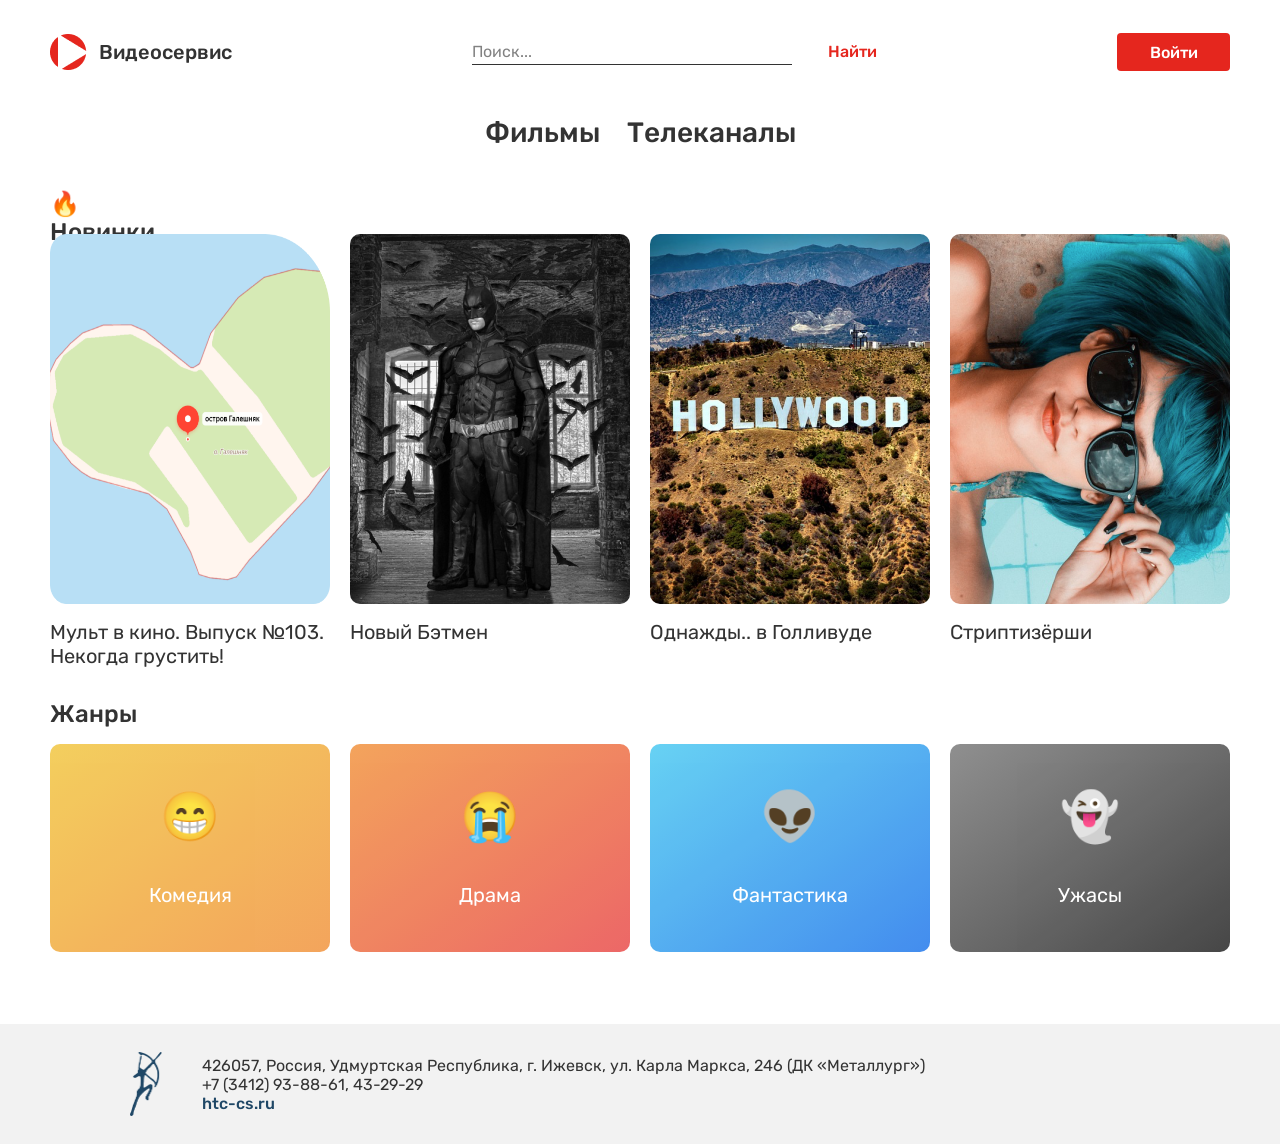
<file: indexf.html>
<!DOCTYPE html>
<html lang="ru">
<head>
    <meta charset="UTF-8">
    <meta name="viewport" content="width=device-width, initial-scale=1.0">
    <title>Видеосервис</title>
    <link rel="stylesheet" href="pr 7/css/style.css">
</head>
<body>
    <div class="container">
        <header class="header">
            <div class="header__logo">
                <img src="img/sign.png" alt="logo">
                <p class = "header__logo_name">Видеосервис</p>
            </div>
            <form class="container__search">
                <input class="header__search_txt" type="text" placeholder="Поиск...">
                <input class="header__search_btn" type="button" value="Найти">
            </form>
            <form action="">
                <input class="header__auth" type="button" value="Войти">
            </form>
        </header>
    <nav class = "menu">
        <div><a href="#" class = "menu_ui">Фильмы</a></div>
        <div><a href="index.html" class = "menu_ui">Телеканалы</a></div>
    </nav>
    <p class="New">🔥Новинки</p>
    <div class="overflow">
        <div class = "New-films"> 
            <div class="movie-item">
                <img src="img/image.png" alt="" class="preview">
                <p class="Name_of_film">Мульт в кино. Выпуск №103. Некогда грустить!</p>
                <div class="movie__gallery_description">Фильм повествует о череде событий, произошедших в Голливуде в 1969 году, на закате его «золотого века». Известный актер Рик Далтон и его дублер Клифф Бут пытаются найти свое место в стремительно меняющемся мире киноиндустрии.</div>
                
            </div>
            <div class="movie-item">
                <img src="img/image (3).png" alt="" class="preview">
                <div class="Name_of_film">Новый Бэтмен</div>
                <div class="movie__gallery_description">Фильм повествует о череде событий, произошедших в Голливуде в 1969 году, на закате его «золотого века». Известный актер Рик Далтон и его дублер Клифф Бут пытаются найти свое место в стремительно меняющемся мире киноиндустрии.</div>

            </div>
            <div class="movie-item">
                <img src="img/image (4).png" alt="" class="preview">
                <div class="Name_of_film">Однажды.. в Голливуде</div>
                <div class="movie__gallery_description">Фильм повествует о череде событий, произошедших в Голливуде в 1969 году, на закате его «золотого века». Известный актер Рик Далтон и его дублер Клифф Бут пытаются найти свое место в стремительно меняющемся мире киноиндустрии.</div>
            </div>
            <div class="movie-item">
                <img src="img/image (6).png" alt="" class="preview">
                <p class="Name_of_film">Стриптизёрши</p>
                <div class="movie__gallery_description">Фильм повествует о череде событий, произошедших в Голливуде в 1969 году, на закате его «золотого века». Известный актер Рик Далтон и его дублер Клифф Бут пытаются найти свое место в стремительно меняющемся мире киноиндустрии.</div>
            </div>
        </div>
    </div>
    <div class="genre">Жанры</div>
    <div class="overflow">
    <div class="genres">
        <div class="genre_item_comedy">
                <p class="emoji">😁</p>
                <p class="Name_of_genre">Комедия</p>
        </div>
        <div class="genre_item_drama">
            <p class="emoji">😭</p>
            <p class = "Name_of_genre">Драма</p>
        </div>
        <div class="genre_item_fantasy">
            <p class="emoji">👽</p>
            <p class="Name_of_genre">Фантастика</p>
        </div>
        <div class="genre_item_horror">
            <p class="emoji">👻</p>
            <p class="Name_of_genre">Ужасы</p>
        </div>
    </div>
    </div>
            </div>
           <footer>
                <div class="container_f">
                    <img src="img/image (7).png" alt="" class="logo_f">
                    <div class="footer_description1">
                        <p>426057, Россия, Удмуртская Республика, г. Ижевск, ул. Карла Маркса, 246 (ДК «Металлург»)</p>
                        <p>+7 (3412) 93-88-61, 43-29-29</p>
                        <a href="#" class = "contact">htc-cs.ru</a>
                    </div>
                </div>
            </footer>
       
</body>
</html>
</file>
<file: css/style.css>
* {
  margin: 0;
  padding: 0;
}

@font-face {
  font-family: SF-UI-SemiBold;
  src: url(../fonts/sf-ui-display-semibold.ttf);
}

@font-face {
  font-family: SF-UI-Medium;
  src: url(../fonts/sf-ui-display-medium.ttf);
}

@font-face {
  font-family: Inter-Regular;
  src: url(../fonts/inter-regular.otf);
}

@font-face {
  font-family: SF-UI-Bold;
  src: url(../fonts/sf-ui-display-bold.ttf);
}

@font-face {
  font-family: Inter-Medium;
  src: url(../fonts/inter-medium.otf);
}

@font-face {
  font-family: Graphik;
  src: url(../fonts/graphiklcg-medium.ttf);
}

body {
  font-size: 16px;
  background-color: #f9f8f5;
}

.headline2, .headline4, .p, .nav {
  line-height: 140%;
  color: #1e1515;
}

.headline2 {
  font-family: SF-UI-SemiBold;
  font-weight: 600;
  font-size: 3em;
  line-height: 120%;
  text-align: center;
  color: #050a14;
}

.headline1 {
  font-family: SF-UI-Semibold;
  font-size: 5em;
  font-weight: 700;
  line-height: 120%;
  text-align: center;
  color: #1e1515;
}

.nav {
  font-family: SF-UI-Medium;
  font-weight: 500;
  font-size: 1em;
  color: #625b5b;
}

.headline3{
font-family: SF-UI-SemiBold;
font-weight: 600;
font-size: 24px;
line-height: 120%;
color: #000000;
}

.headline4 {
  font-family: Inter-Regular;
  font-weight: 400;
  font-size: 1.25em;
  text-align: center;
  color: #625b5b;
}

.p {
  font-family: Inter-Medium;
  font-weight: 500;
  font-size: 1em;
  display: flex;
  gap: 8px;
}

.btn {
  height: 60px;
  width: 12.5%;
  border: none;
  background-color: #1e1515;
  border-radius: 32px;
  color: #f9f8f5;
  display: flex;
  justify-content: center;
  align-items: center;
  font-family: SF-UI-Bold;
  font-weight: 700;
  font-size: 1.25em;
  line-height: 140%;
  text-align: center;
  position: relative;
  cursor: pointer;
}

.container {
  width: 90%;
  margin: 0 auto;
}

.header {
  width: 100%;
  display: flex;
  padding-top: 32px;
  justify-content: space-between;
}

.button__arrow {
  display: flex;
  box-sizing: border-box;
  background-color: #f9f8f5;
  border-radius: 100%;
  width: 28px;
  height: 28px;
  margin-left: 24px;
  padding: 5.6px 4.2px 5.6px 7px;
}

.header__auth {
  padding: 8px 16px;
  background: none;
  border: 1px solid #625b5b;
  border-radius: 20px;
  font-family: SF-UI-Medium;
  font-weight: 500;
  font-size: 1em;
  line-height: 140%;
  color: #625b5b;
}

.header__left {
  display: flex;
  gap: 4%;
  width: 50%;
}

.header .nav {
  background: none;
  border: none;
}

.header__nav {
  width: auto;
}

.header__nav .nav {
  display: flex;
  list-style: none;
  gap: 15%;
  text-wrap: nowrap;
}

.header__right {
  display: flex;
  gap: 3.75em;
  width: 50%;
}

.hero {
  margin-top: 100px;
  display: flex;
  flex-direction: column;
  align-items: center;
  margin-bottom: 60px;
}

.hero__background {
  position: absolute;
  width: 100%;
  left: 0;
  top: 235px;
}

.hero .headline4 {
  width: 45%;
  margin-top: 1%;
  margin-bottom: 3.4%;
}

.hero .headline1 {
  height: 20%;
  width: 57.5%;
}

.logo {
  display: flex;
  gap: 6px;
  align-items: center;
}

.logo__img {
  width: 34%;
  height: 100%;
}

.logo__txt {
  font-family: SF-UI-SemiBold;
  font-size: 1.5em;
  color: #1e1515;
}

.search__container {
  position: relative;
  width: 300px;
}

.search {
  box-sizing: border-box;
  width: 100%;
  padding: 10px 10px 10px 56px;
  border: 1px solid #d9d5ca;
  border-radius: 8px;
  outline: none;
}

.search__img {
  position: absolute;
  left: 20px;
  top: 40%;
  transform: translateY(-50%);
  cursor: pointer;
}

.topfreelancers {
  width: 100%;
  min-height: 450px;
  left: 0;
  display: grid;
  grid-template-columns: 1fr 1fr 1fr 1fr;
  gap: 32px;
  align-items: flex-end;
  margin-bottom: 130px;
}

.freelancer__card {
  background-color: #ffffff;
  border: 1px solid #fae5d1;
  border-radius: 200px 200px 12px 12px;
  padding: 32px;
}

.freelancer__card .photo {
  width: 100%;
  margin-bottom: 22px;
}

.description {
  display: flex;
  flex-direction: column;
  gap: 8px;
  margin-bottom: 24px;
}

.freelancer__card .nav {
  color: #1e1515;
}

.name {
  font-family: SF-UI-Medium;
  font-weight: 500;
  font-size: 24px;
  line-height: 26px;
  color: #000000;
}

.specialization {
font-family: SF-UI-Semibold;
font-style: normal;
font-weight: 600;
font-size: 24px;
line-height: 120%;
color: #050A14;
}

.buttons {
  display: flex;
  gap: 16px;
}

.profile {
  box-sizing: border-box;
  display: flex;
  flex-direction: row;
  align-items: center;
  gap: 6px;
  padding: 8px 16px;
  border: 1px solid #625b5b;
  border-radius: 20px;
  color: #1e1515;
}

.hire {
  display: flex;
  flex-direction: row;
  align-items: center;
  gap: 6px;
  padding: 8px 16px;
  background: #1e1515;
  border-radius: 20px;
  border: none;
  color: #f9f8f5;
}

.trusted-company {
  width: 100%;
  display: flex;
  gap: 6.25%;
  max-height: 192px;
  justify-content: center;
  align-items: center;
  border-top: 1px solid #d9d5ca;
  border-bottom: 1px solid #d9d5ca;
  padding: 60px 0;
  margin-bottom: 130px;
}

.category {
  display: flex;
  flex-direction: column;
  align-items: center;
  margin-bottom: 130px;
}

.categories {
  display: grid;
  grid-template-columns: 1fr 1fr 1fr;
  gap: 24px;
}

.category__card {
  box-sizing: border-box;
  background: #f9f8f5;
  border: 1px solid #d9d5ca;
  border-radius: 16px;
  padding: 40px;
}

.category__card .headline4{
    font-size: 1em;
    text-align: left;
    color: #696969;
    margin-bottom: 24px;
}

.category__card .description{
    margin-top: 24px;
    gap: 12px;
}

.category .headline2 {
  width: 37%;
  margin-bottom: 60px;
}

.line{
  left: 0;
  position: absolute;
  width: 99.9%;
}

.analysis .information{
  width: 27%;
  margin-right: 10%;
}

.analysis{
  margin-top: 260px;
  display: flex;
  align-items: center;
  margin-bottom: 130px;
}

.analysis .btn{
  width: 67.1%;
}

.analysis .headline2{
  text-align: left;
  margin-bottom: 16px;
}

.analysis .headline4{
  text-align: left;
  margin-bottom: 40px;
}

.directly{
  margin-top: 260px;
  display: flex;
  flex-direction: column;
  margin-bottom: 130px;
}

.directly .headline2{
  width: 27%;
  margin: 0 auto 32px;
}

.directly .headline4{
  width: 40%;
  margin: 0 auto 60px;
}

.directly .hire__cards{
  display: grid;
  grid-template-columns: 1fr 1fr 1fr;
  gap: 24px;
}

.hire__card{
  box-sizing: border-box;
  display: flex;
  align-items: flex-start;
  padding: 32px;
  gap: 8px;
  background: #FFFFFF;
  border: 1px solid #D9D5CA;
  border-radius: 16px;
}

.hire__card .photo{
  display: flex;
  margin-right: 20px;
  flex-direction: column;
  align-items: center;
}

.hire__card .photo .nav{
  margin-top: 8px;
}

.hire__card .information{
  display: flex;
  flex-direction: column;
  gap: 12px;
}

.hire__card .profile{
  background-color: #FFF;
}

.directly .btn{
  width: 18.125%;
  margin: 60px auto 0;
}

.testimonial{
  margin-top: 260px;
  margin-bottom: 130px;
}

.testimonial .headline2{
  text-align: left;
  width: 33.4%;
}

.up{
  display: flex;
  justify-content: space-between;
  align-items: center;
  margin-bottom: 24px;
  align-items: flex-end;
  margin-bottom: 60px;
}

.testimonial .btn{
  width: 17%;
}

.reviews{
  display: grid;
  grid-template-columns: 1fr 1.65fr 1fr;
  gap: 24px;
}

.review{
box-sizing: border-box;
background: #F9F8F5;
border: 1px solid #D9D5CA;
border-radius: 8px;
padding: 24px;
}

.review .information .headline4{
  text-align: left;
}

.arrow{
  display: flex;
  align-items: center;
  justify-content: center;
  width: 32px;
  height: 32px;
padding: 4px;
background: #1E1515;
border-radius: 4px;
}

.location{
font-family: Inter-Regular;
font-weight: 400;
font-size: 14px;
line-height: 20px;
color: #656461;
}

.person{
  display: flex;
  align-items: center;
}

.person .name{
  margin-left: 16px;
}

.name__name{
font-family: Inter-Medium;
font-weight: 500;
font-size: 20px;
line-height: 28px;
color: #1E1515;
}

.review .headline4{
  margin-top: 12px;
font-family: Inter-Regular;
font-style: normal;
font-weight: 400;
font-size: 1em;
line-height: 28px;
color: #656461;
}

.description .graphik{
  margin-top: 12px;
font-family: Graphik;
font-weight: 400;
font-size: 16px;
line-height: 28px;
color: #656461;
}

.description .graphikbold{
  font-weight: bold;
  color: #1E1515;
}

.review .description{
  margin-bottom: 0;
}

.arrows{
  margin-top: 60px;
  display: flex;
  justify-content: center;
  gap: 24px;
}

.arrows .left{
  padding: 12px;
  display: flex;
  background-color: #FFF;
  border-radius: 100%;
  filter: drop-shadow(0px 4px 20px rgba(157, 147, 83, 0.1));
}

.arrows .right{
  padding: 12px;
  display: flex;
  border-radius: 100%;
  background-color: #1E1515;
filter: drop-shadow(0px 4px 23px rgba(193, 181, 106, 0.1));
}

.blog{
  margin-top: 260px;
  margin-bottom: 130px;
}

.blogs{
  display: grid;
  grid-template-columns: 1fr 1fr 1fr;
  gap: 24px;
}

.blog .btn{
  width: 18.125%;
  margin-top: 12px;
}

.blog__card--1{
  background-image: url(../img/Blog\ 1.png);
  box-sizing: border-box;
  background-size: cover;
  height: 300px;
  padding: 20px;
  font-family: SF-UI-SemiBold;
  font-weight: 600;
  font-size: 24px;
  line-height: 120%;
  text-align: center;
  color: #FFFFFF;
  display: flex;
  flex-direction: column;
  align-items: center;
  border-radius: 16px;
  justify-content: flex-end;
}

.blog__card--2{
  background-image: url(../img/Blog\ 2.png);
  box-sizing: border-box;
  background-size: cover;
  height: 300px;
  padding: 20px;
  font-family: SF-UI-SemiBold;
  font-weight: 600;
  font-size: 24px;
  line-height: 120%;
  text-align: center;
  color: #FFFFFF;
  display: flex;
  flex-direction: column;
  align-items: center;
  border-radius: 16px;
  justify-content: flex-end;
}

.blog__card--3{
  background-image: url(../img/Blog\ 3.png);
  box-sizing: border-box;
  background-size: cover;
  height: 300px;
  padding: 20px;
  font-family: SF-UI-SemiBold;
  font-weight: 600;
  font-size: 24px;
  line-height: 120%;
  text-align: center;
  color: #FFFFFF;
  display: flex;
  flex-direction: column;
  align-items: center;
  border-radius: 16px;
  justify-content: flex-end;
}

.blogs .btn{
  background-color:#fff ;
  width: 52.39%;
  padding: 8px 6px 8px 24px;
font-family: SF-UI-SemiBold;
font-style: normal;
font-weight: 600;
font-size: 1em;
line-height: 140%;
text-align: center;
color: #1E1515;
}

.blogs .btn .button__arrow{
  background-color: #1E1515;
  color: #fff;
}

.cta{
  box-sizing: border-box;
  background-image: url(../img/CTA.png);
  width: 100%;
  display: flex;
  flex-direction: column;
  align-items: center;
  justify-content: center;
  padding: 130px 440px;
}

.cta .headline2{
  color: #FFF;
  margin-bottom: 16px;
}

.cta .headline4{
  margin-bottom: 60px;
}

.cta .buttons{
  display: grid;
  grid-template-columns: 1fr 1.5fr;
}

.cta .buttons .btn{
display: flex;
flex-direction: row;
align-items: center;
padding: 16px 32px;
width: auto;
height: 60px;
background: #F9F8F5;
border-radius: 32px;
color: #1E1515;
}

.cta .buttons .btn .button__arrow{
  background-color: #1E1515;
}

.cta .buttons .btn1{
    flex-direction: row;
    padding: 16px 32px;
    height: 60px;
    border: none;
    background-color: #000;
    border-radius: 32px;
    color: #f9f8f5;
    display: flex;
    justify-content: center;
    align-items: center;
    font-family: SF-UI-Bold;
    font-weight: 700;
    font-size: 1.25em;
    line-height: 140%;
    text-align: center;
    cursor: pointer;
    border: 1px solid #D9D5CA;
}

.footer{
  width: 90%;
  margin: 0 auto;
  display: flex;
  gap: 11.25%;
  padding-top: 130px;
}

.heading .p{
  font-size: 1.25em;
  margin-bottom: 24px;
}

.footer .nav ul{
  list-style: none;
  display: flex;
  flex-direction: column;
  gap: 16px;
}

.underfooter{
  display: flex;
  width: 90%;
  margin: 0 auto;
  padding-top: 20px;
  gap: 16px;
}

.separator{
  width: 1.5px;
  height: 20px;
  background-color: #BBB5A4;
}

@media (width <= 390px) {
  body {
    font-size: 14px;
  }

  .btn{
    width: 120px;
  }

  .button__arrow{
    display: none;
  }

  .headline1{
    font-size: 3em;
  }

  .header__nav{
    display: none;
  }

  .header .header__auth{
    display: none;
  }

  .search__img{
    width: 16px;
  }

  .topfreelancers{
    grid-template-columns: 1fr 1fr;
  }

  .categories{
    grid-template-columns: 1fr;
  }

  .analysis{
    flex-direction: column;
  }

  .directly .hire__cards{
    grid-template-columns: 1fr;
  }
}
</file>
<file: pr 7/css/style.css>
*{
    margin: 0;
    padding: 0;
}
@font-face {
    font-family: Rubik-Medium;
    src: url(../fonts/Rubik-Medium.ttf);
}
@font-face {
    font-family: Rubik-Regular;
    src: url(../fonts/Rubik-Regular.ttf);
}
.container {
    width: 1180px;
    /* background-color: purple; */
    margin: 0 auto;
    
}
.header{
    height: 40px;
    /* background-color: lightgreen; */
    display: flex;
    justify-content: space-between;
    align-items: center;
    margin-top: 32px;
}

.header__logo{
    display: flex;
    align-items: center;
}

.header__logo_name {
    margin-left: 11.88px;
    font-family: Rubik-Medium;
    font-size: 20px;
    color: #333333;
}

.header__search_txt {
    border: none;
    border-bottom: 1px solid #333333 ;
    width: 320px;
    height: 25px;
    font-size: 16px;
    color:#333333;
    font-family: Rubik-Medium;
}
.header__search_txt::placeholder{
    font-size: 16px;
    font-family: Rubik-Regular;
    color: #828282;
}
.header__search_txt:focus{
    outline: none;
}
.header__search_btn{
    border:none;
    background: none;
    font-family: Rubik-Medium;
    font-size: 16px;
    color: #E5261E;
    margin-left: 32px;
}
.header__auth{
    width: 113px;
    height: 38px;
    border: none;
    background-color: #E5261E;
    color: #ffffff;
    font-size: 16px;
    font-family: Rubik-Medium;
    border-radius: 4px;
}
.header__auth:hover{
    background-color: #CC221B;
}
.menu {
    width: 311px;
    height: 42px;
    margin: 44px auto 32px auto;
    /* background-color: papayawhip; */
    display: flex;
    justify-content: space-between;
}

.menu_ui{
    text-decoration: none;
    font-family: Rubik-Medium;
    font-size: 28px;
    color: #333333;
}
.menu_ui:focus,
.menu_ui:active{
    color: #E5261E;
    padding-bottom: 9px ;
    border-bottom: 2px solid #E5261E;
}
.overflow{
    overflow-y: hidden;
    overflow-x: hidden;
}
.New-films{
    width: 1180px;
    height: 434px;
    /* background-color: darkturquoise; */
    display: flex;
    justify-content: space-between;
}
.New{
    width: 134px;
    height: 28px;
    font-family: Rubik-Medium;
    color:#333333;
    font-size: 24px;
    margin-bottom: 16px;
}
.movie-item {
    position: relative;
    width: 280px;
    height: 434px;
    display: flex;
    flex-direction: column;
}
.preview{
    width: 280px;
    height: 370px;
    border-radius: 10px;
    margin-bottom: 16px;
    display: flex;
    flex-direction: column;
    
}
.Name_of_film{
    font-size: 20px;
    font-family: Rubik-Regular;
    color: #333333;
}
.movie__gallery_description {
    font-family: Rubik-Regular;
font-size: 16px;
color: #f2f2f2;
height: 370px;
background-color: rgba(51, 51, 51, 0.8);
border-radius: 8px;
padding: 16px;
line-height: 140%;
box-sizing: border-box;
position: absolute;
opacity: 0;
transition: opacity 0.3s ease;
}
.movie-item:hover .movie__gallery_description {
    opacity: 1;
}
.genre{
    width: 87px;
    height: 28px;
    font-family: Rubik-Medium;
    color:#333333;
    font-size: 24px;
    margin-bottom: 16px;
    margin-top: 32px;
}
.genres{
    width: 1180px;
    height: 208px;
    /* background-color: midnightblue; */
    display: flex;
    justify-content: space-between;
}
.genre_item_comedy{
    width: 280px;
    height: 208px;
    border-radius: 10px;
    background-color: #FFFFFF;
    display: flex;
    flex-direction: column;
    justify-content: space-evenly;
    align-items: center;
    background: linear-gradient(to right bottom, #F2C94C 1%, #F29A4A 100%);
    opacity: 0.9;
}
.genre_item_comedy:hover{
    opacity: 1;
}
.genre_item_drama{
    width: 280px;
    height: 208px;
    border-radius: 10px;
    background-color: #FFFFFF;
    display: flex;
    flex-direction: column;
    justify-content: space-evenly;
    align-items: center;
    background: linear-gradient(to right bottom, #F2994A 1%, #EB5757 100%);
    opacity: 0.9;
}
.genre_item_drama:hover{
    opacity: 1;
}
.genre_item_fantasy{
    width: 280px;
    height: 208px;
    border-radius: 10px;
    background-color: #FFFFFF;
    display: flex;
    flex-direction: column;
    justify-content: space-evenly;
    align-items: center;
    background: linear-gradient(to right bottom, #56CCF2 1%, #2F80ED 100%);
    opacity: 0.9;
}
.genre_item_fantasy:hover{
    opacity: 1;
}
.genre_item_horror{
    width: 280px;
    height: 208px;
    border-radius: 10px;
    background-color: #FFFFFF;
    display: flex;
    flex-direction: column;
    justify-content: space-evenly;
    align-items: center;
    background: linear-gradient(to right bottom, #828282 1%, #333333 100%);
    opacity: 0.9;
}
.genre_item_horror:hover{
    opacity: 1;
}
.emoji{
    width: 48px;
    height: 48px;
    font-size: 48px;
    display: flex;
    justify-content: center;
    opacity: 1;
}
.Name_of_genre{
    font-size: 20px;
    font-family: Rubik-Regular;
    color: #ffffff;
}
.container_f{
    width: 100%;
    height: 120px;
    margin: 0 auto;
    margin-top: 72px;
    background-color: #f2f2f2;
    bottom: 0;
    display: flex;
    align-items: center;
}
.logo_f{
    width: 32px;
    height: 64px;
    margin-left: 130px;
    margin-right: 40px;
}
.footer_description1{
    font-size: 16px;
    font-family: Rubik-Regular;
    display: flex;
    flex-direction: column ;
    color: #333333;
}
.contact{
    color: #1F4766;
    font-family: Rubik-Medium;
    text-decoration: none;
}

.comedy{
    background: linear-gradient(#F2C94C,#F29A4A);
}
@media screen and (max-width: 390px){
        .container{
            width: 390px;
            margin: 0 auto;
        }
        .header {
            height: 20px;
            display: flex;
            margin-top: 15px;
            justify-content: space-evenly;
            padding-right: 15px;
        }
        .header__logo{
            display: flex;
            align-items: center;
            margin-left: -20px;
        }
        .header__logo img{
            width: 27px;
            height: 26px;
        }
        .header__search_txt {
            border: none;
            border-bottom: 1px solid #333333 ;
            width: 120px;
            height: 25px;
            font-size: 16px;
            color:#333333;
            font-family: Rubik-Medium;
        }
        .header__search_txt::placeholder{
            font-size: 11px;
            font-family: Rubik-Regular;
            color: #828282;
        }
        .header__search_btn{
            border:none;
            background: none;
            font-family: Rubik-Medium;
            font-size: 11px;
            color: #E5261E;
            margin-left: 10px;
        }
        .header__auth{
            width: 73px;
            height: 28px;
            border: none;
            background-color: #E5261E;
            color: #ffffff;
            font-size: 11px;
            font-family: Rubik-Medium;
            border-radius: 4px;
        }
        .header__auth:active{
            background-color: #CC221B;
        }
        .menu {
            width: 390px;
            height: 0px;
            margin-top: 30px;
            display: flex;
            justify-content: space-evenly;
        }
        .menu_ui{
            text-decoration: none;
            font-family: Rubik-Medium;
            font-size: 18px;
            color: #333333;
        }
        .overflow{
            overflow-y: hidden;
            overflow-x: scroll;
            padding: 8px;
        }
        .New-films{
            width: 390px;
            height: 300px;
            /* background-color: darkturquoise; */
            display: flex;
            justify-content: space-between;
            gap: 10px;
        }
        .New{
            width: 134px;
            height: 28px;
            font-family: Rubik-Medium;
            color:#333333;
            font-size: 18px;
            margin-bottom: 2px;
        }
        .movie-item {
            position: relative;
            width: 170px;
            height: 350px;
            display: flex;
            flex-direction: column;
        }
        .preview{
            width: 170px;
            height: 320px;
            border-radius: 10px;
            margin-bottom: 8px;
            display: flex;
            flex-direction: column;
        }
        .movie-item img {
            height: 70%;
        }
        .Name_of_film{
            font-size: 14px;
            font-family: Rubik-Regular;
            color: #333333;
        }
        .header__logo_name{
        display: none;
        }
        .movie__gallery_description {
            font-family: Rubik-Regular;
        font-size: 11px;
        color: #f2f2f2;
        width: 170px;
        height: 70%;
        background-color: rgba(51, 51, 51, 0.8);
        border-radius: 8px;
        padding: 6px;
        line-height: 140%;
        box-sizing: border-box;
        position: absolute;
        opacity: 0;
        transition: opacity 0.3s ease;
        }
        
        .movie-item:active .movie__gallery_description {
            opacity: 1;
        }
        .genre{
            font-family: Rubik-Medium;
            color: #333333;
            font-size: 18px;
            margin-bottom: 8px;
            margin-top: 18px;
        }
        .genres {
            /* width: 390px; */
            height: 146px;
            /* background-color: darkturquoise; */
            display: flex;
            justify-content: flex-start;
            gap: 10px;
        }
        .genre_item_comedy{
            width: 223px;
            height: 146px;
            border-radius: 10px;
            background-color: #FFFFFF;
            display: flex;
            flex-direction: column;
            justify-content: space-evenly;
            align-items: center;
            background: linear-gradient(to right bottom, #F2C94C 1%, #F29A4A 100%);
            opacity: 0.9;
        }
        .genre_item_drama{
            width: 223px;
            height: 146px;
            border-radius: 10px;
            background-color: #FFFFFF;
            display: flex;
            flex-direction: column;
            justify-content: space-evenly;
            align-items: center;
            background: linear-gradient(to right bottom, #F2994A 1%, #EB5757 100%);
            opacity: 0.9;
        }
        .genre_item_drama:active{
            opacity: 1;
        }
        .genre_item_fantasy{
            width: 223px;
            height: 146px;
            border-radius: 10px;
            background-color: #FFFFFF;
            display: flex;
            flex-direction: column;
            justify-content: space-evenly;
            align-items: center;
            background: linear-gradient(to right bottom, #56CCF2 1%, #2F80ED 100%);
            opacity: 0.9;
        }
        .genre_item_fantasy:active{
            opacity: 1;
        }
        .genre_item_horror{
            width: 223px;
            height: 146px;
            border-radius: 10px;
            background-color: #FFFFFF;
            display: flex;
            flex-direction: column;
            justify-content: space-evenly;
            align-items: center;
            background: linear-gradient(to right bottom, #828282 1%, #333333 100%);
            opacity: 0.9;
        }

        .genre_item_comedy:active{
            opacity: 1;
        }
        .genre_item_horror:active{
            opacity: 1;
        }
        .container_f{
            width: 100%;
            height: 120px;
            margin: 0 auto;
            margin-top: 72px;
            background-color: #f2f2f2;
            bottom: 0;
            display: flex;
            align-items: center;
        }
        .logo_f{
            width: 22px;
            height: 44px;
            margin-left: 30px;
            margin-right: 40px;
        }
        .footer_description1{
            font-size: 10px;
            font-family: Rubik-Regular;
            display: flex;
            flex-direction: column ;
            color: #333333;
        }
        .contact{
            color: #1F4766;
            font-family: Rubik-Medium;
            text-decoration: none;
        }
        
        .comedy{
            background: linear-gradient(#F2C94C,#F29A4A);
        }
    }
</file>
